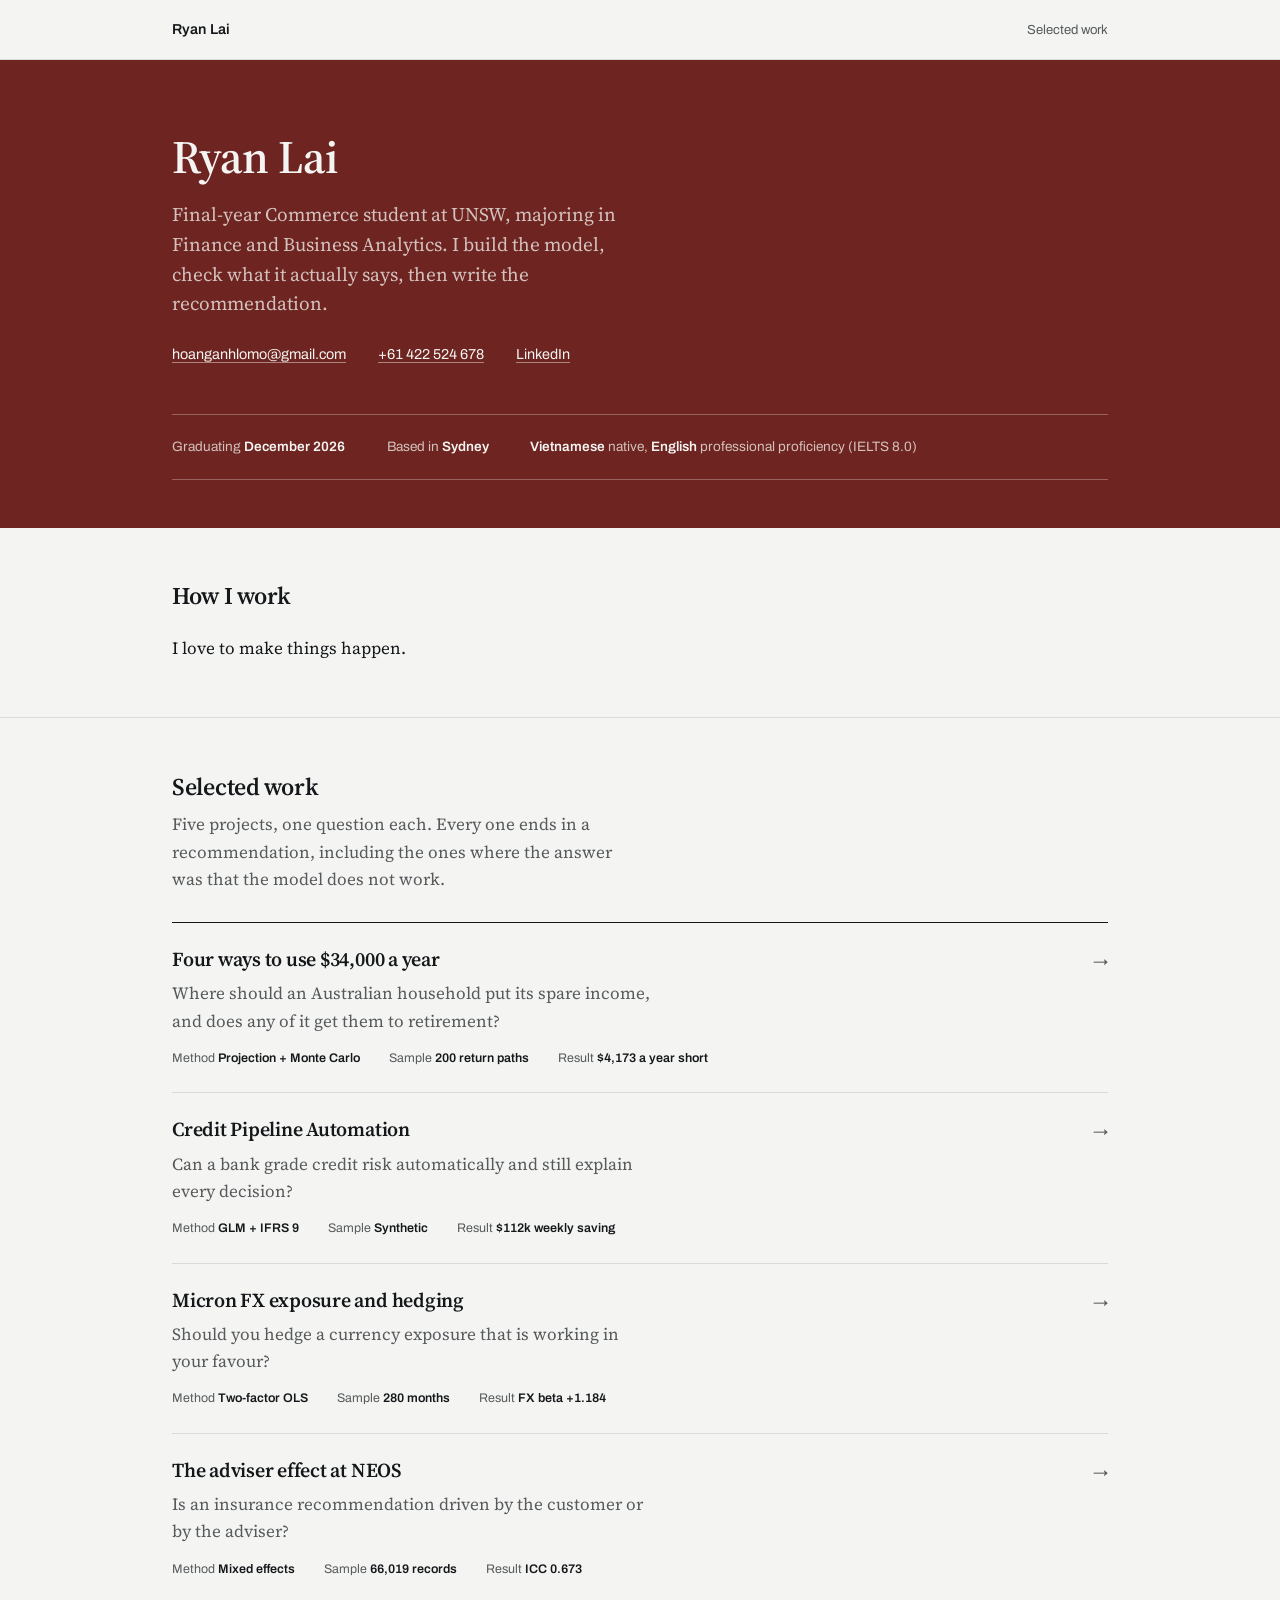
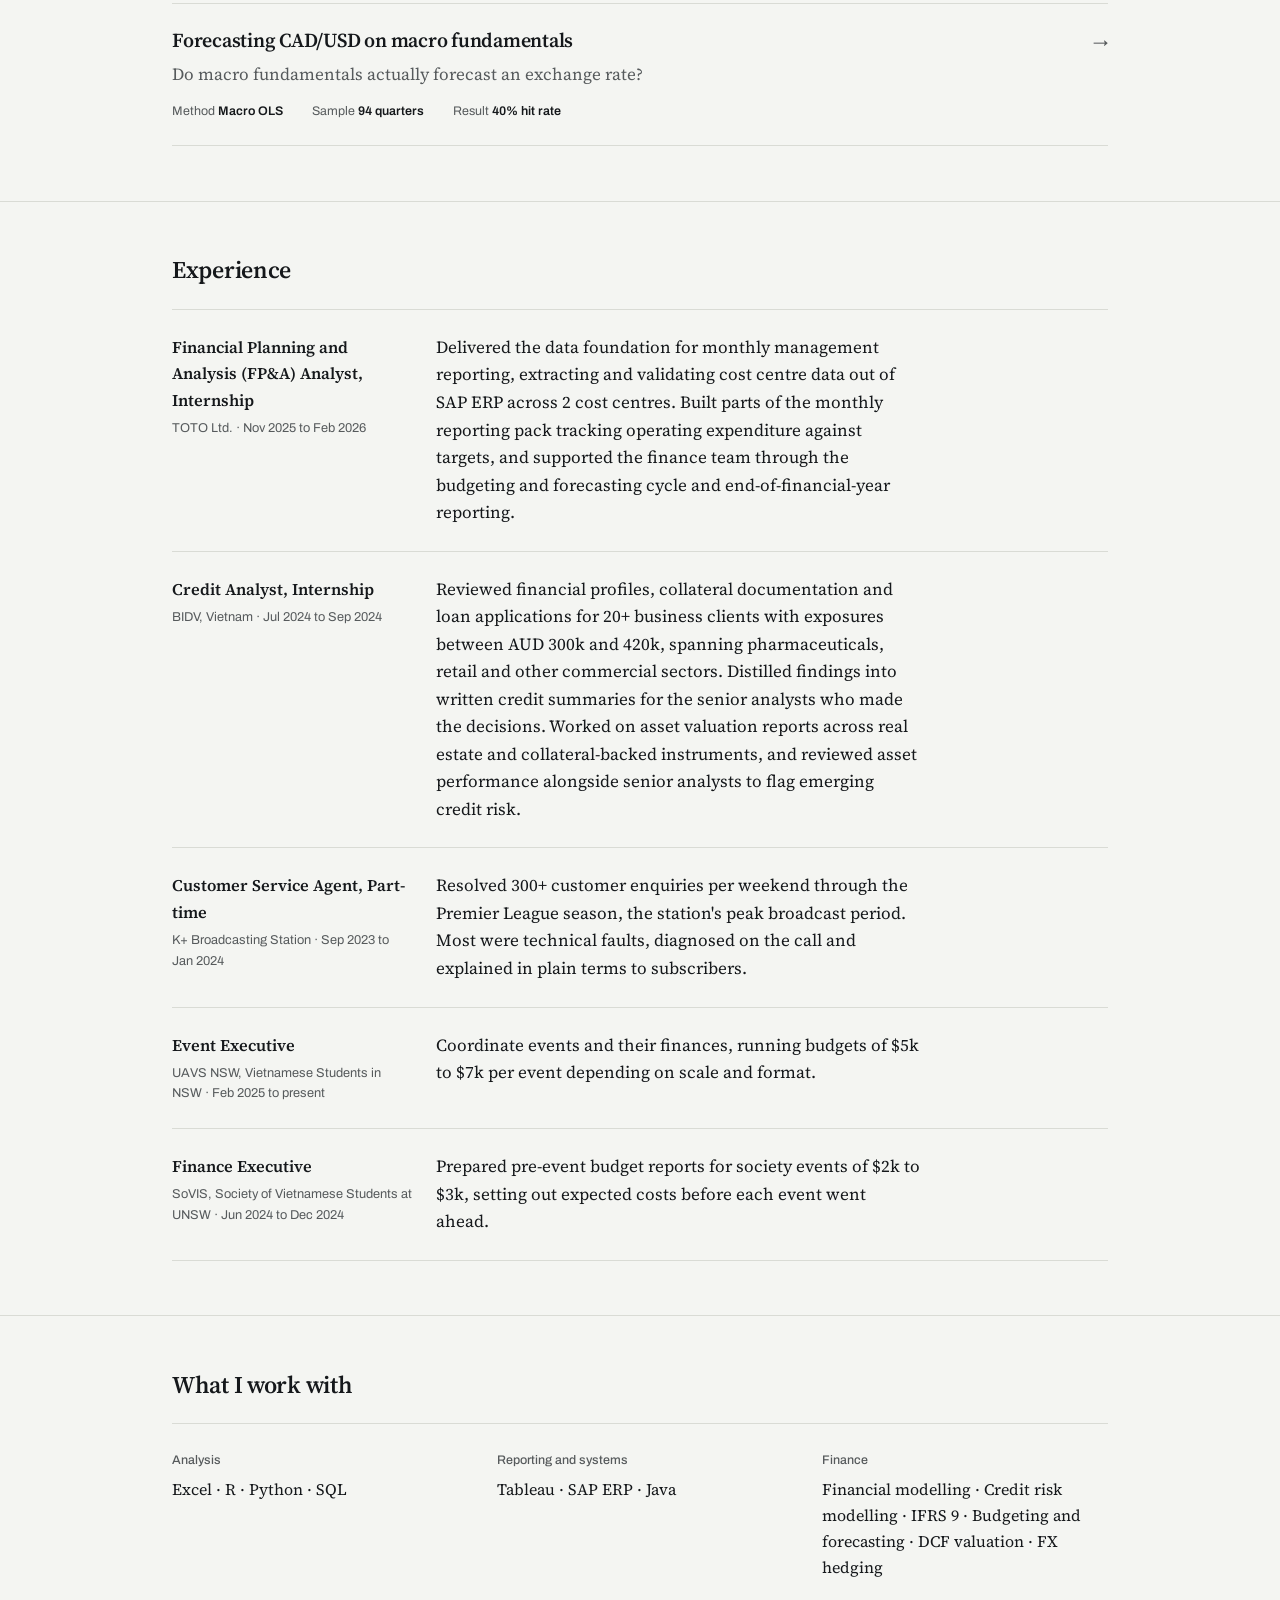
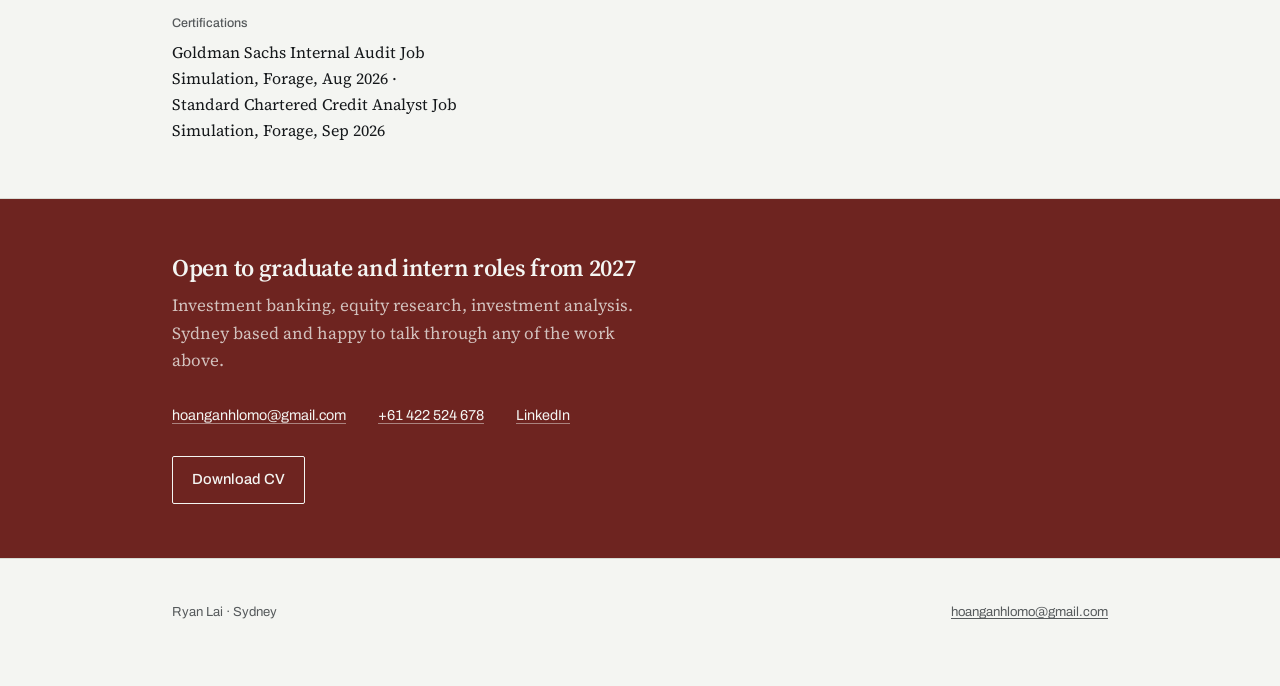
<file: index.html>
<!DOCTYPE html>
<html lang="en-AU">
<head>
<meta charset="utf-8">
<meta name="viewport" content="width=device-width, initial-scale=1">
<title>Ryan Lai, Finance and Business Analytics</title>
<meta name="description" content="Ryan Lai, final-year Commerce student at UNSW majoring in Finance and Business Analytics. Retirement modelling, credit risk, FX hedging, adviser behaviour and macro forecasting.">
<meta property="og:type" content="website">
<meta property="og:title" content="Ryan Lai, Finance and Business Analytics">
<meta property="og:description" content="Final-year Commerce student at UNSW majoring in Finance and Business Analytics. Five projects, each written up with the method and the result.">
<meta property="og:url" content="https://ryanlaifinance.github.io/">
<meta property="og:image" content="https://ryanlaifinance.github.io/assets/og-image.png">
<meta name="twitter:card" content="summary_large_image">
<meta name="twitter:title" content="Ryan Lai, Finance and Business Analytics">
<meta name="twitter:description" content="Final-year Commerce student at UNSW majoring in Finance and Business Analytics. Five projects, each written up with the method and the result.">
<meta name="twitter:image" content="https://ryanlaifinance.github.io/assets/og-image.png">
<link rel="icon" href="data:image/svg+xml,%3Csvg xmlns='http://www.w3.org/2000/svg' viewBox='0 0 32 32'%3E%3Crect width='32' height='32' rx='5' fill='%231F4D42'/%3E%3Ctext x='16' y='22' font-family='Georgia,serif' font-size='18' font-weight='600' fill='%23F4F5F2' text-anchor='middle'%3ER%3C/text%3E%3C/svg%3E">
<link rel="preconnect" href="https://fonts.googleapis.com">
<link rel="preconnect" href="https://fonts.gstatic.com" crossorigin>
<link href="https://fonts.googleapis.com/css2?family=Archivo:wght@400;500;600&family=Source+Serif+4:opsz,wght@8..60,400;8..60,600&display=swap" rel="stylesheet">
<link rel="stylesheet" href="assets/style.css">
</head>
<body>

<a class="skip" href="#main">Skip to content</a>

<nav><div class="wrap">
  <span class="name">Ryan Lai</span>
  <a class="back" href="#work">Selected work</a>
</div></nav>

<header class="band"><div class="wrap">
  <h1>Ryan Lai</h1>
  <p class="standfirst">Final-year Commerce student at UNSW, majoring in Finance and Business Analytics. I build the model, check what it actually says, then write the recommendation.</p>

  <ul class="links">
    <li><a href="mailto:hoanganhlomo@gmail.com">hoanganhlomo@gmail.com</a></li>
    <li><a href="tel:+61422524678">+61 422 524 678</a></li>
    <li><a href="https://www.linkedin.com/in/thai-hoang-anh-lai-b967682b0/">LinkedIn</a></li>
  </ul>

  <div class="meta">
    <div>Graduating <b>December 2026</b></div>
    <div>Based in <b>Sydney</b></div>
    <div><b>Vietnamese</b> native, <b>English</b> professional proficiency (IELTS 8.0)</div>
  </div>
</div></header>

<main id="main">

  <section aria-labelledby="about-h"><div class="wrap">
    <h2 id="about-h">How I work</h2>
    <div class="copy">
      <p>I love to make things happen.</p>
    </div>
  </div></section>

  <section id="work" aria-labelledby="work-h"><div class="wrap">
    <h2 id="work-h">Selected work</h2>
    <p class="intro">Five projects, one question each. Every one ends in a recommendation, including the ones where the answer was that the model does not work.</p>

    <div class="work-list">

      <a class="work-item" href="work/wealth-management-case-study.html">
        <div class="work-head">
          <h3 class="work-title">Four ways to use $34,000 a year</h3>
          <span class="work-arrow" aria-hidden="true">&rarr;</span>
        </div>
        <p class="work-q">Where should an Australian household put its spare income, and does any of it get them to retirement?</p>
        <div class="work-meta">
          <span>Method <b>Projection + Monte Carlo</b></span>
          <span>Sample <b>200 return paths</b></span>
          <span>Result <b>$4,173 a year short</b></span>
        </div>
      </a>

      <a class="work-item" href="work/interstellar-credit-pipeline.html">
        <div class="work-head">
          <h3 class="work-title">Credit Pipeline Automation</h3>
          <span class="work-arrow" aria-hidden="true">&rarr;</span>
        </div>
        <p class="work-q">Can a bank grade credit risk automatically and still explain every decision?</p>
        <div class="work-meta">
          <span>Method <b>GLM + IFRS 9</b></span>
          <span>Sample <b>Synthetic</b></span>
          <span>Result <b>$112k weekly saving</b></span>
        </div>
      </a>

      <a class="work-item" href="work/micron-fx.html">
        <div class="work-head">
          <h3 class="work-title">Micron FX exposure and hedging</h3>
          <span class="work-arrow" aria-hidden="true">&rarr;</span>
        </div>
        <p class="work-q">Should you hedge a currency exposure that is working in your favour?</p>
        <div class="work-meta">
          <span>Method <b>Two-factor OLS</b></span>
          <span>Sample <b>280 months</b></span>
          <span>Result <b>FX beta +1.184</b></span>
        </div>
      </a>

      <a class="work-item" href="work/neos-adviser-effect.html">
        <div class="work-head">
          <h3 class="work-title">The adviser effect at NEOS</h3>
          <span class="work-arrow" aria-hidden="true">&rarr;</span>
        </div>
        <p class="work-q">Is an insurance recommendation driven by the customer or by the adviser?</p>
        <div class="work-meta">
          <span>Method <b>Mixed effects</b></span>
          <span>Sample <b>66,019 records</b></span>
          <span>Result <b>ICC 0.673</b></span>
        </div>
      </a>

      <a class="work-item" href="work/cad-usd-forecasting.html">
        <div class="work-head">
          <h3 class="work-title">Forecasting CAD/USD on macro fundamentals</h3>
          <span class="work-arrow" aria-hidden="true">&rarr;</span>
        </div>
        <p class="work-q">Do macro fundamentals actually forecast an exchange rate?</p>
        <div class="work-meta">
          <span>Method <b>Macro OLS</b></span>
          <span>Sample <b>94 quarters</b></span>
          <span>Result <b>40% hit rate</b></span>
        </div>
      </a>

    </div>
  </div></section>

  <section aria-labelledby="exp-h"><div class="wrap">
    <h2 id="exp-h">Experience</h2>
    <div class="roles">

      <article class="role">
        <div>
          <h3>Financial Planning and Analysis (FP&amp;A) Analyst, Internship</h3>
          <p class="org">TOTO Ltd. &middot; Nov 2025 to Feb 2026</p>
        </div>
        <p>Delivered the data foundation for monthly management reporting, extracting and validating cost centre data out of SAP ERP across 2 cost centres. Built parts of the monthly reporting pack tracking operating expenditure against targets, and supported the finance team through the budgeting and forecasting cycle and end-of-financial-year reporting.</p>
      </article>

      <article class="role">
        <div>
          <h3>Credit Analyst, Internship</h3>
          <p class="org">BIDV, Vietnam &middot; Jul 2024 to Sep 2024</p>
        </div>
        <p>Reviewed financial profiles, collateral documentation and loan applications for 20+ business clients with exposures between AUD 300k and 420k, spanning pharmaceuticals, retail and other commercial sectors. Distilled findings into written credit summaries for the senior analysts who made the decisions. Worked on asset valuation reports across real estate and collateral-backed instruments, and reviewed asset performance alongside senior analysts to flag emerging credit risk.</p>
      </article>

      <article class="role">
        <div>
          <h3>Customer Service Agent, Part-time</h3>
          <p class="org">K+ Broadcasting Station &middot; Sep 2023 to Jan 2024</p>
        </div>
        <p>Resolved 300+ customer enquiries per weekend through the Premier League season, the station's peak broadcast period. Most were technical faults, diagnosed on the call and explained in plain terms to subscribers.</p>
      </article>

      <article class="role">
        <div>
          <h3>Event Executive</h3>
          <p class="org">UAVS NSW, Vietnamese Students in NSW &middot; Feb 2025 to present</p>
        </div>
        <p>Coordinate events and their finances, running budgets of $5k to $7k per event depending on scale and format.</p>
      </article>

      <article class="role">
        <div>
          <h3>Finance Executive</h3>
          <p class="org">SoVIS, Society of Vietnamese Students at UNSW &middot; Jun 2024 to Dec 2024</p>
        </div>
        <p>Prepared pre-event budget reports for society events of $2k to $3k, setting out expected costs before each event went ahead.</p>
      </article>

    </div>
  </div></section>

  <section aria-labelledby="kit-h"><div class="wrap">
    <h2 id="kit-h">What I work with</h2>
    <div class="kit">
      <div>
        <h3>Analysis</h3>
        <p>Excel &middot; R &middot; Python &middot; SQL</p>
      </div>
      <div>
        <h3>Reporting and systems</h3>
        <p>Tableau &middot; SAP ERP &middot; Java</p>
      </div>
      <div>
        <h3>Finance</h3>
        <p>Financial modelling &middot; Credit risk modelling &middot; IFRS 9 &middot; Budgeting and forecasting &middot; DCF valuation &middot; FX hedging</p>
      </div>
      <div>
        <h3>Certifications</h3>
        <p>Goldman Sachs Internal Audit Job Simulation, Forage, Aug 2026 &middot; Standard Chartered Credit Analyst Job Simulation, Forage, Sep 2026</p>
      </div>
    </div>
  </div></section>

  <section class="band" aria-labelledby="contact-h"><div class="wrap">
    <h2 id="contact-h">Open to graduate and intern roles from 2027</h2>
    <p class="intro">Investment banking, equity research, investment analysis. Sydney based and happy to talk through any of the work above.</p>
    <ul class="links">
      <li><a href="mailto:hoanganhlomo@gmail.com">hoanganhlomo@gmail.com</a></li>
      <li><a href="tel:+61422524678">+61 422 524 678</a></li>
      <li><a href="https://www.linkedin.com/in/thai-hoang-anh-lai-b967682b0/">LinkedIn</a></li>
    </ul>
    <p style="margin:1.8rem 0 0"><a class="dl" href="assets/cv.pdf">Download CV</a></p>
  </div></section>

</main>

<footer><div class="wrap">
  <div class="colophon">
    <span>Ryan Lai &middot; Sydney</span>
    <a href="mailto:hoanganhlomo@gmail.com">hoanganhlomo@gmail.com</a>
  </div>
</div></footer>

</body>
</html>
</file>
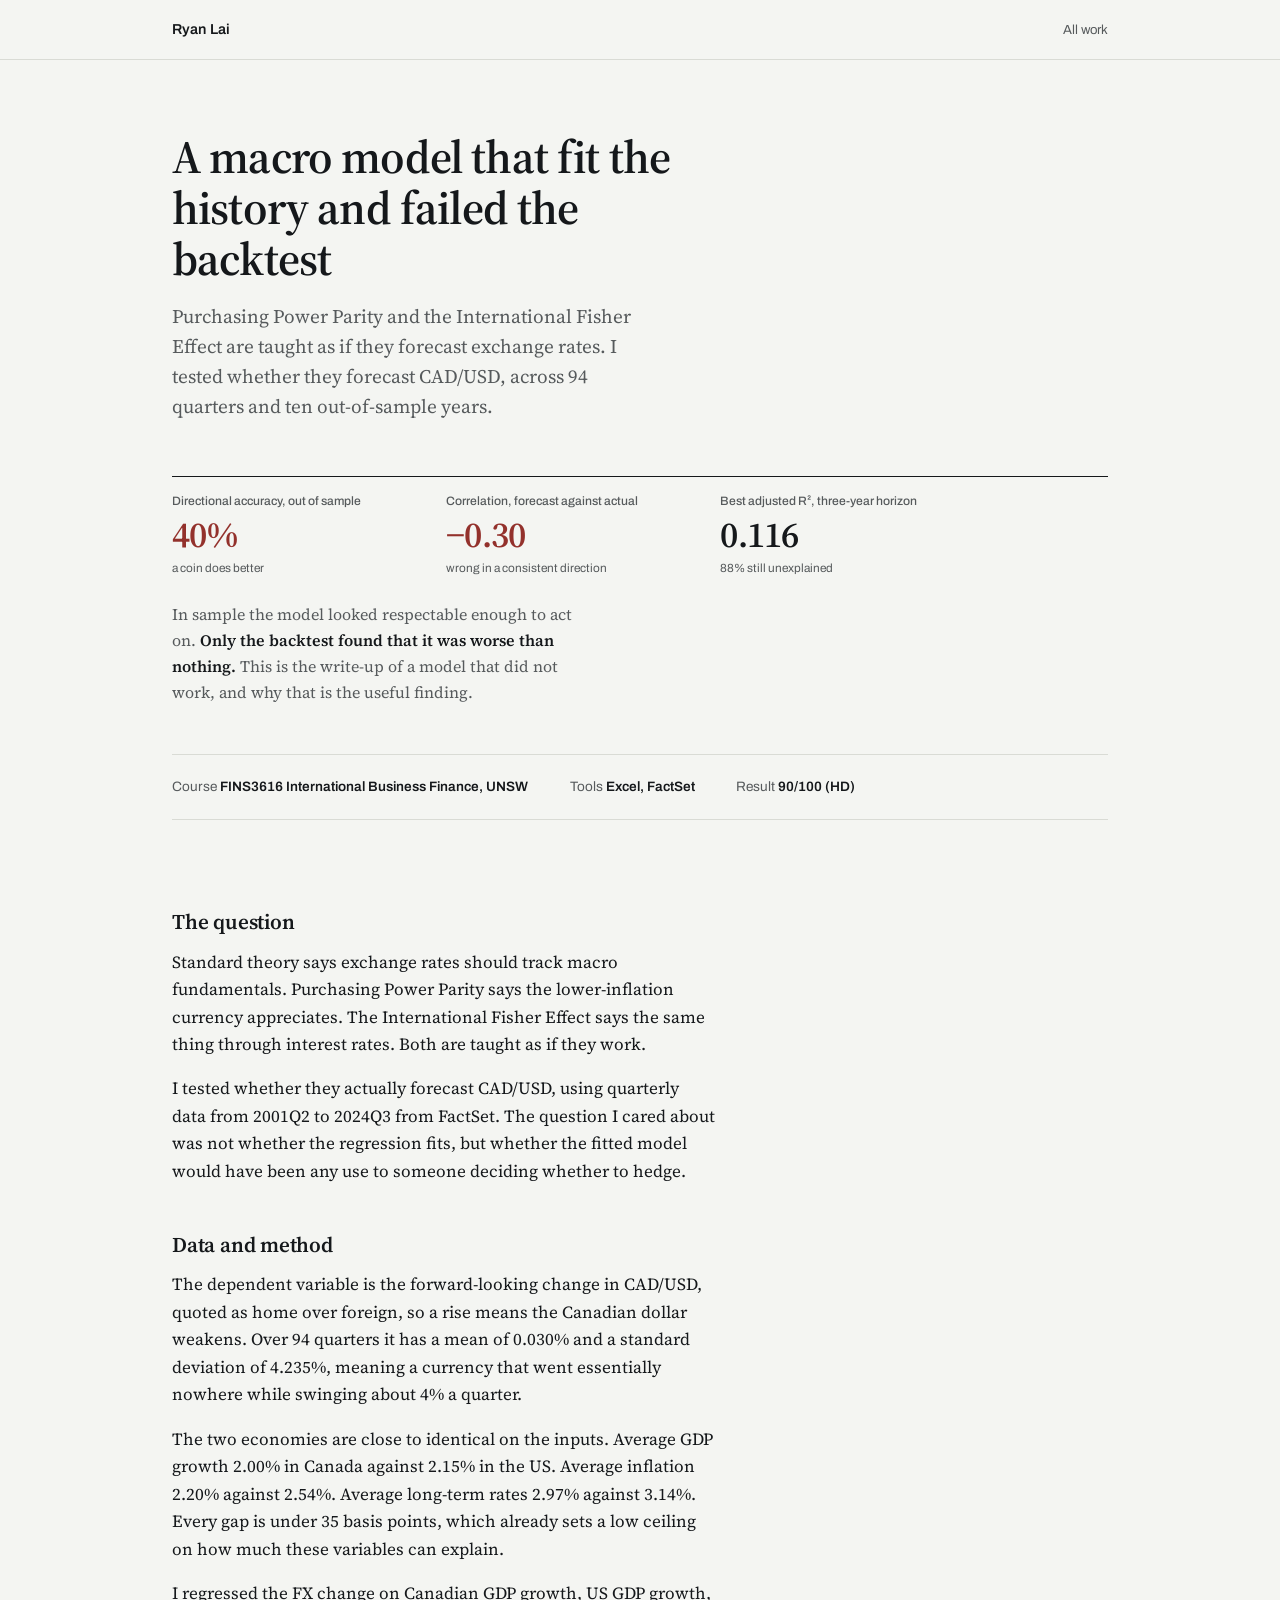
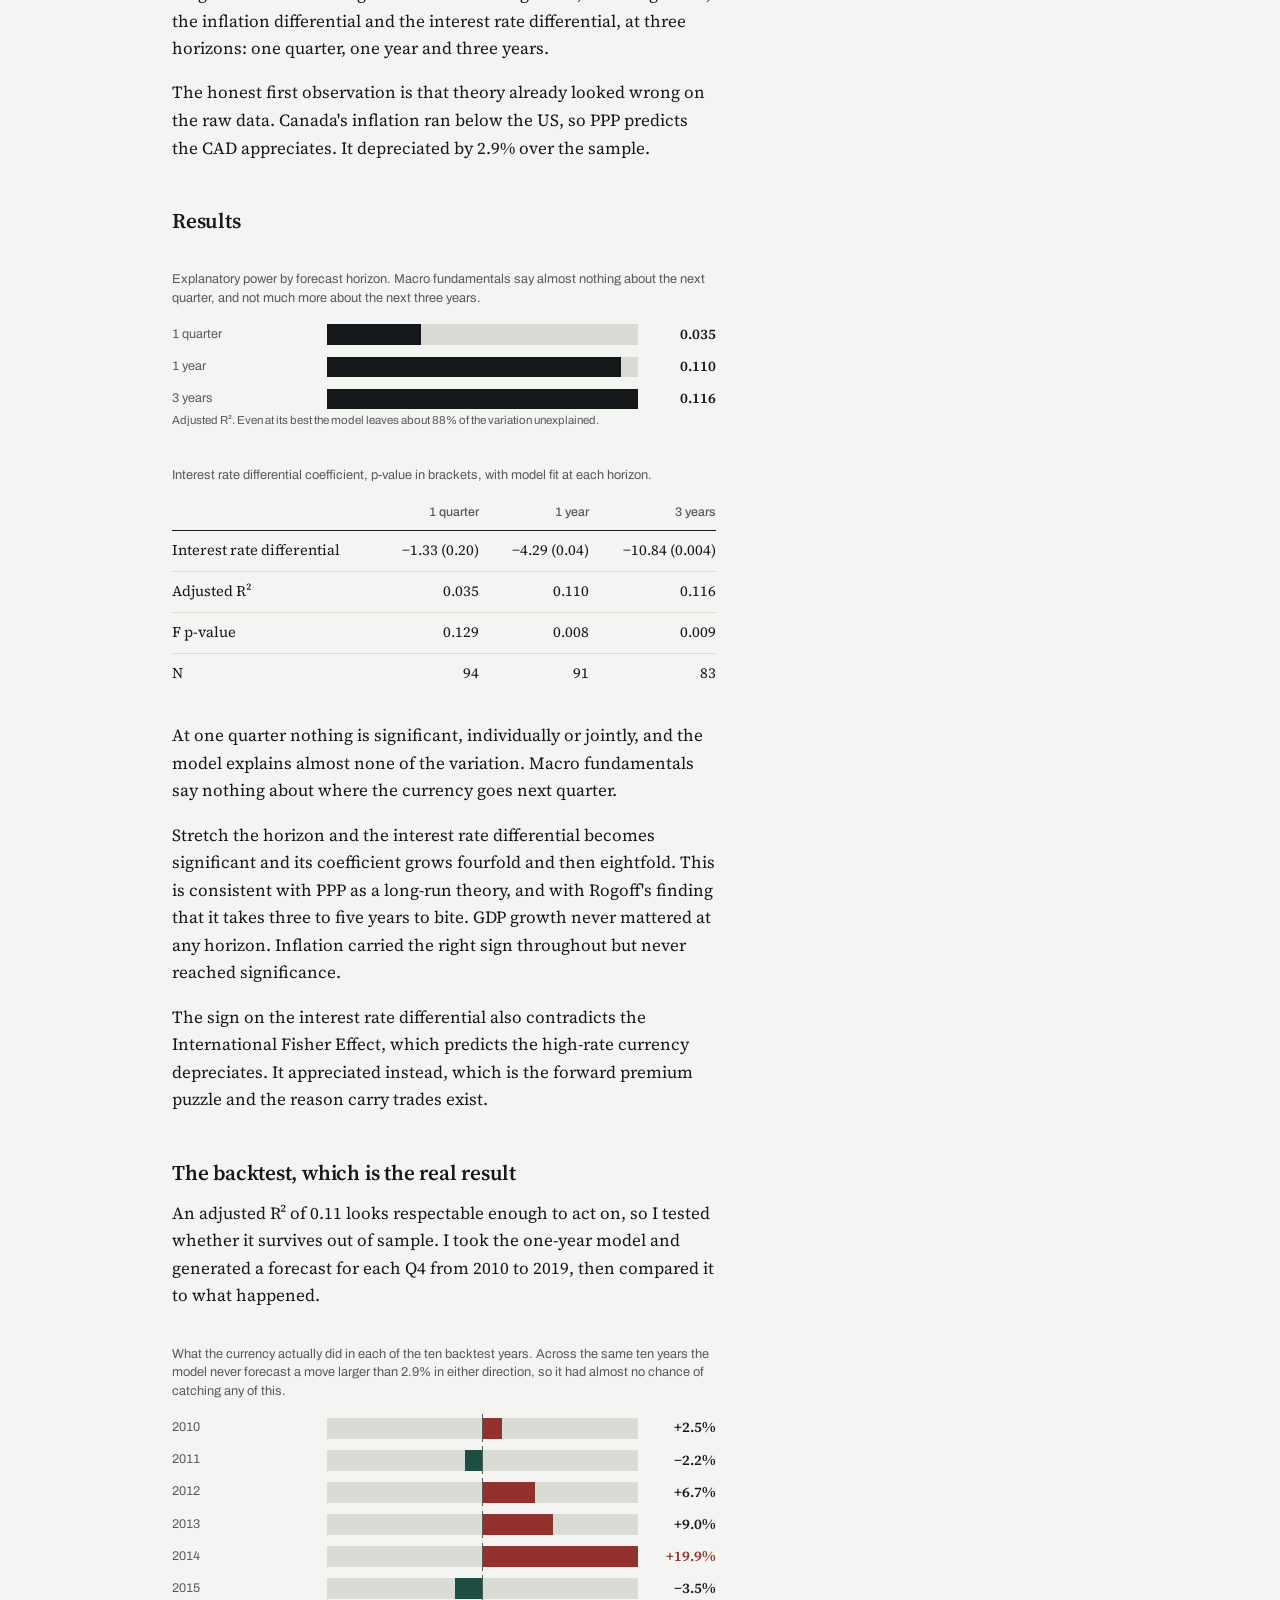
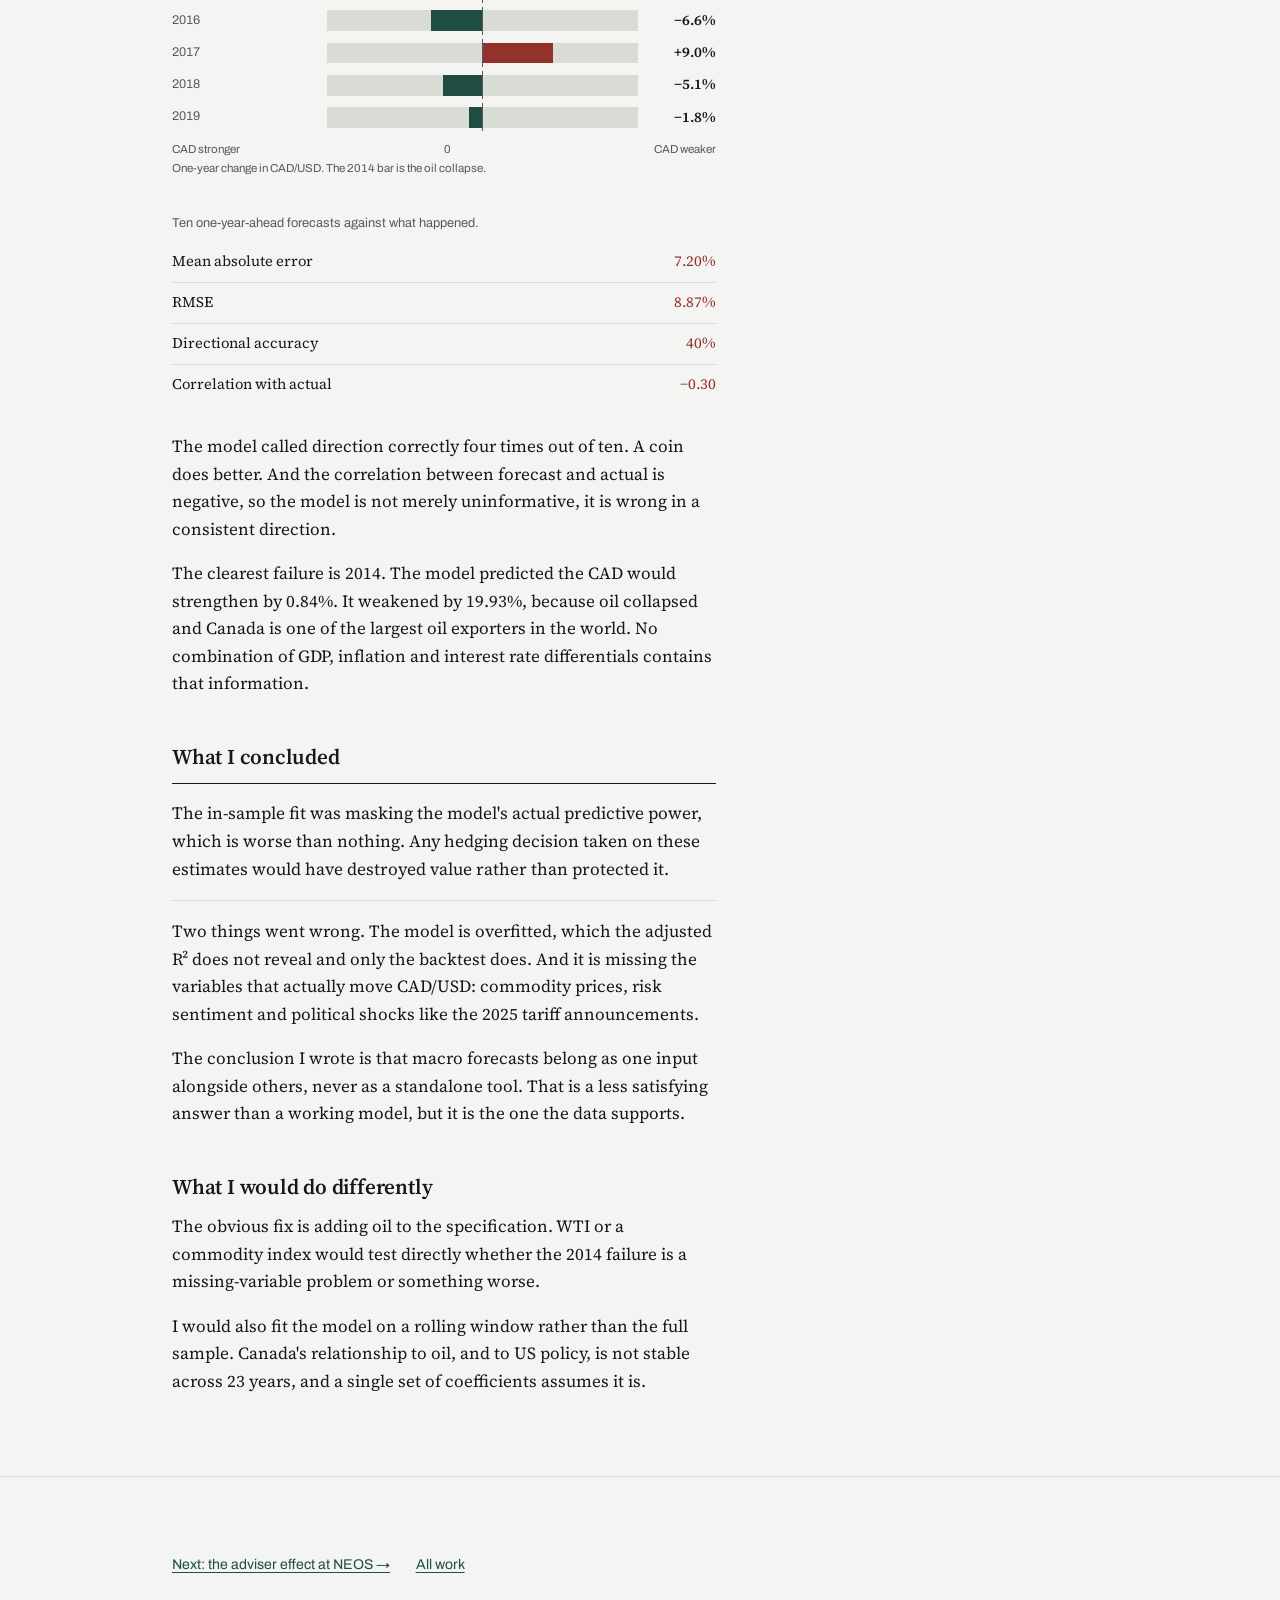
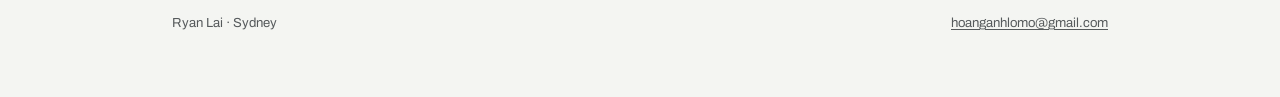
<file: work/cad-usd-forecasting.html>
<!DOCTYPE html>
<html lang="en-AU">
<head>
<meta charset="utf-8">
<meta name="viewport" content="width=device-width, initial-scale=1">
<title>Forecasting CAD/USD on macro fundamentals | Ryan Lai</title>
<meta name="description" content="A macro regression on CAD/USD looked respectable in sample. The out-of-sample backtest showed it was worse than a coin flip.">
<link rel="icon" href="data:image/svg+xml,%3Csvg xmlns='http://www.w3.org/2000/svg' viewBox='0 0 32 32'%3E%3Crect width='32' height='32' rx='5' fill='%231F4D42'/%3E%3Ctext x='16' y='22' font-family='Georgia,serif' font-size='18' font-weight='600' fill='%23F4F5F2' text-anchor='middle'%3ER%3C/text%3E%3C/svg%3E">
<link rel="preconnect" href="https://fonts.googleapis.com">
<link rel="preconnect" href="https://fonts.gstatic.com" crossorigin>
<link href="https://fonts.googleapis.com/css2?family=Archivo:wght@400;500;600&family=Source+Serif+4:opsz,wght@8..60,400;8..60,600&display=swap" rel="stylesheet">
<link rel="stylesheet" href="../assets/style.css">
</head>
<body>

<a class="skip" href="#main">Skip to content</a>

<nav><div class="wrap">
  <a class="name" href="../index.html">Ryan Lai</a>
  <a class="back" href="../index.html#work">All work</a>
</div></nav>

<header><div class="wrap">
  <h1>A macro model that fit the history and failed the backtest</h1>
  <p class="standfirst">Purchasing Power Parity and the International Fisher Effect are taught as if they forecast exchange rates. I tested whether they forecast CAD/USD, across 94 quarters and ten out-of-sample years.</p>

  <div class="finding">
    <div class="finding-grid c3">
      <div class="fcell">
        <span class="flabel">Directional accuracy, out of sample</span>
        <span class="fnum neg">40%</span>
        <span class="funit">a coin does better</span>
      </div>
      <div class="fcell">
        <span class="flabel">Correlation, forecast against actual</span>
        <span class="fnum neg">&minus;0.30</span>
        <span class="funit">wrong in a consistent direction</span>
      </div>
      <div class="fcell">
        <span class="flabel">Best adjusted R&sup2;, three-year horizon</span>
        <span class="fnum">0.116</span>
        <span class="funit">88% still unexplained</span>
      </div>
    </div>
    <p class="finding-note">In sample the model looked respectable enough to act on. <strong>Only the backtest found that it was worse than nothing.</strong> This is the write-up of a model that did not work, and why that is the useful finding.</p>
  </div>

  <div class="meta">
    <div>Course <b>FINS3616 International Business Finance, UNSW</b></div>
    <div>Tools <b>Excel, FactSet</b></div>
    <div>Result <b>90/100 (HD)</b></div>
  </div>
</div></header>

<div class="wrap">
<article class="doc" id="main">

  <h2>The question</h2>
  <p>Standard theory says exchange rates should track macro fundamentals. Purchasing Power Parity says the lower-inflation currency appreciates. The International Fisher Effect says the same thing through interest rates. Both are taught as if they work.</p>
  <p>I tested whether they actually forecast CAD/USD, using quarterly data from 2001Q2 to 2024Q3 from FactSet. The question I cared about was not whether the regression fits, but whether the fitted model would have been any use to someone deciding whether to hedge.</p>

  <h2>Data and method</h2>
  <p>The dependent variable is the forward-looking change in CAD/USD, quoted as home over foreign, so a rise means the Canadian dollar weakens. Over 94 quarters it has a mean of 0.030% and a standard deviation of 4.235%, meaning a currency that went essentially nowhere while swinging about 4% a quarter.</p>
  <p>The two economies are close to identical on the inputs. Average GDP growth 2.00% in Canada against 2.15% in the US. Average inflation 2.20% against 2.54%. Average long-term rates 2.97% against 3.14%. Every gap is under 35 basis points, which already sets a low ceiling on how much these variables can explain.</p>
  <p>I regressed the FX change on Canadian GDP growth, US GDP growth, the inflation differential and the interest rate differential, at three horizons: one quarter, one year and three years.</p>
  <p>The honest first observation is that theory already looked wrong on the raw data. Canada's inflation ran below the US, so PPP predicts the CAD appreciates. It depreciated by 2.9% over the sample.</p>

  <h2>Results</h2>
  <figure>
    <figcaption>Explanatory power by forecast horizon. Macro fundamentals say almost nothing about the next quarter, and not much more about the next three years.</figcaption>
    <div class="bars">
      <div class="bar-row">
        <span class="bar-label">1 quarter</span>
        <span class="bar-track"><span class="bar-fill" style="width:30.2%"></span></span>
        <span class="bar-val">0.035</span>
      </div>
      <div class="bar-row">
        <span class="bar-label">1 year</span>
        <span class="bar-track"><span class="bar-fill" style="width:94.8%"></span></span>
        <span class="bar-val">0.110</span>
      </div>
      <div class="bar-row">
        <span class="bar-label">3 years</span>
        <span class="bar-track"><span class="bar-fill" style="width:100%"></span></span>
        <span class="bar-val">0.116</span>
      </div>
    </div>
    <p class="axis-note">Adjusted R&sup2;. Even at its best the model leaves about 88% of the variation unexplained.</p>
  </figure>

  <div class="tw"><table>
    <caption>Interest rate differential coefficient, p-value in brackets, with model fit at each horizon.</caption>
    <thead><tr><th>&nbsp;</th><th>1 quarter</th><th>1 year</th><th>3 years</th></tr></thead>
    <tbody>
      <tr><td>Interest rate differential</td><td>&minus;1.33 (0.20)</td><td>&minus;4.29 (0.04)</td><td>&minus;10.84 (0.004)</td></tr>
      <tr><td>Adjusted R&sup2;</td><td>0.035</td><td>0.110</td><td>0.116</td></tr>
      <tr><td>F p-value</td><td>0.129</td><td>0.008</td><td>0.009</td></tr>
      <tr><td>N</td><td>94</td><td>91</td><td>83</td></tr>
    </tbody>
  </table></div>

  <p>At one quarter nothing is significant, individually or jointly, and the model explains almost none of the variation. Macro fundamentals say nothing about where the currency goes next quarter.</p>
  <p>Stretch the horizon and the interest rate differential becomes significant and its coefficient grows fourfold and then eightfold. This is consistent with PPP as a long-run theory, and with Rogoff's finding that it takes three to five years to bite. GDP growth never mattered at any horizon. Inflation carried the right sign throughout but never reached significance.</p>
  <p>The sign on the interest rate differential also contradicts the International Fisher Effect, which predicts the high-rate currency depreciates. It appreciated instead, which is the forward premium puzzle and the reason carry trades exist.</p>

  <h2>The backtest, which is the real result</h2>
  <p>An adjusted R&sup2; of 0.11 looks respectable enough to act on, so I tested whether it survives out of sample. I took the one-year model and generated a forecast for each Q4 from 2010 to 2019, then compared it to what happened.</p>

  <figure>
    <figcaption>What the currency actually did in each of the ten backtest years. Across the same ten years the model never forecast a move larger than 2.9% in either direction, so it had almost no chance of catching any of this.</figcaption>
    <div class="bars">
      <div class="bar-row"><span class="bar-label">2010</span><span class="bar-track zero"><span class="bar-fill neg right" style="width:6.2%"></span></span><span class="bar-val">+2.5%</span></div>
      <div class="bar-row"><span class="bar-label">2011</span><span class="bar-track zero"><span class="bar-fill pos left" style="width:5.6%"></span></span><span class="bar-val">&minus;2.2%</span></div>
      <div class="bar-row"><span class="bar-label">2012</span><span class="bar-track zero"><span class="bar-fill neg right" style="width:16.8%"></span></span><span class="bar-val">+6.7%</span></div>
      <div class="bar-row"><span class="bar-label">2013</span><span class="bar-track zero"><span class="bar-fill neg right" style="width:22.6%"></span></span><span class="bar-val">+9.0%</span></div>
      <div class="bar-row"><span class="bar-label">2014</span><span class="bar-track zero"><span class="bar-fill neg right" style="width:50%"></span></span><span class="bar-val neg">+19.9%</span></div>
      <div class="bar-row"><span class="bar-label">2015</span><span class="bar-track zero"><span class="bar-fill pos left" style="width:8.7%"></span></span><span class="bar-val">&minus;3.5%</span></div>
      <div class="bar-row"><span class="bar-label">2016</span><span class="bar-track zero"><span class="bar-fill pos left" style="width:16.5%"></span></span><span class="bar-val">&minus;6.6%</span></div>
      <div class="bar-row"><span class="bar-label">2017</span><span class="bar-track zero"><span class="bar-fill neg right" style="width:22.6%"></span></span><span class="bar-val">+9.0%</span></div>
      <div class="bar-row"><span class="bar-label">2018</span><span class="bar-track zero"><span class="bar-fill pos left" style="width:12.7%"></span></span><span class="bar-val">&minus;5.1%</span></div>
      <div class="bar-row"><span class="bar-label">2019</span><span class="bar-track zero"><span class="bar-fill pos left" style="width:4.4%"></span></span><span class="bar-val">&minus;1.8%</span></div>
    </div>
    <div class="axis"><span>CAD stronger</span><span>0</span><span>CAD weaker</span></div>
    <p class="axis-note">One-year change in CAD/USD. The 2014 bar is the oil collapse.</p>
  </figure>

  <div class="tw"><table>
    <caption>Ten one-year-ahead forecasts against what happened.</caption>
    <tbody>
      <tr><td>Mean absolute error</td><td class="n">7.20%</td></tr>
      <tr><td>RMSE</td><td class="n">8.87%</td></tr>
      <tr><td>Directional accuracy</td><td class="n">40%</td></tr>
      <tr><td>Correlation with actual</td><td class="n">&minus;0.30</td></tr>
    </tbody>
  </table></div>

  <p>The model called direction correctly four times out of ten. A coin does better. And the correlation between forecast and actual is negative, so the model is not merely uninformative, it is wrong in a consistent direction.</p>
  <p>The clearest failure is 2014. The model predicted the CAD would strengthen by 0.84%. It weakened by 19.93%, because oil collapsed and Canada is one of the largest oil exporters in the world. No combination of GDP, inflation and interest rate differentials contains that information.</p>

  <h2>What I concluded</h2>
  <p class="pull">The in-sample fit was masking the model's actual predictive power, which is worse than nothing. Any hedging decision taken on these estimates would have destroyed value rather than protected it.</p>
  <p>Two things went wrong. The model is overfitted, which the adjusted R&sup2; does not reveal and only the backtest does. And it is missing the variables that actually move CAD/USD: commodity prices, risk sentiment and political shocks like the 2025 tariff announcements.</p>
  <p>The conclusion I wrote is that macro forecasts belong as one input alongside others, never as a standalone tool. That is a less satisfying answer than a working model, but it is the one the data supports.</p>

  <h2>What I would do differently</h2>
  <p>The obvious fix is adding oil to the specification. WTI or a commodity index would test directly whether the 2014 failure is a missing-variable problem or something worse.</p>
  <p>I would also fit the model on a rolling window rather than the full sample. Canada's relationship to oil, and to US policy, is not stable across 23 years, and a single set of coefficients assumes it is.</p>

</article>
</div>

<footer><div class="wrap">
  <div class="nextprev">
    <a href="neos-adviser-effect.html">Next: the adviser effect at NEOS &rarr;</a>
    <a href="../index.html#work">All work</a>
  </div>
  <div class="colophon" style="margin-top:2.2rem">
    <span>Ryan Lai &middot; Sydney</span>
    <a href="mailto:hoanganhlomo@gmail.com">hoanganhlomo@gmail.com</a>
  </div>
</div></footer>

</body>
</html>
</file>
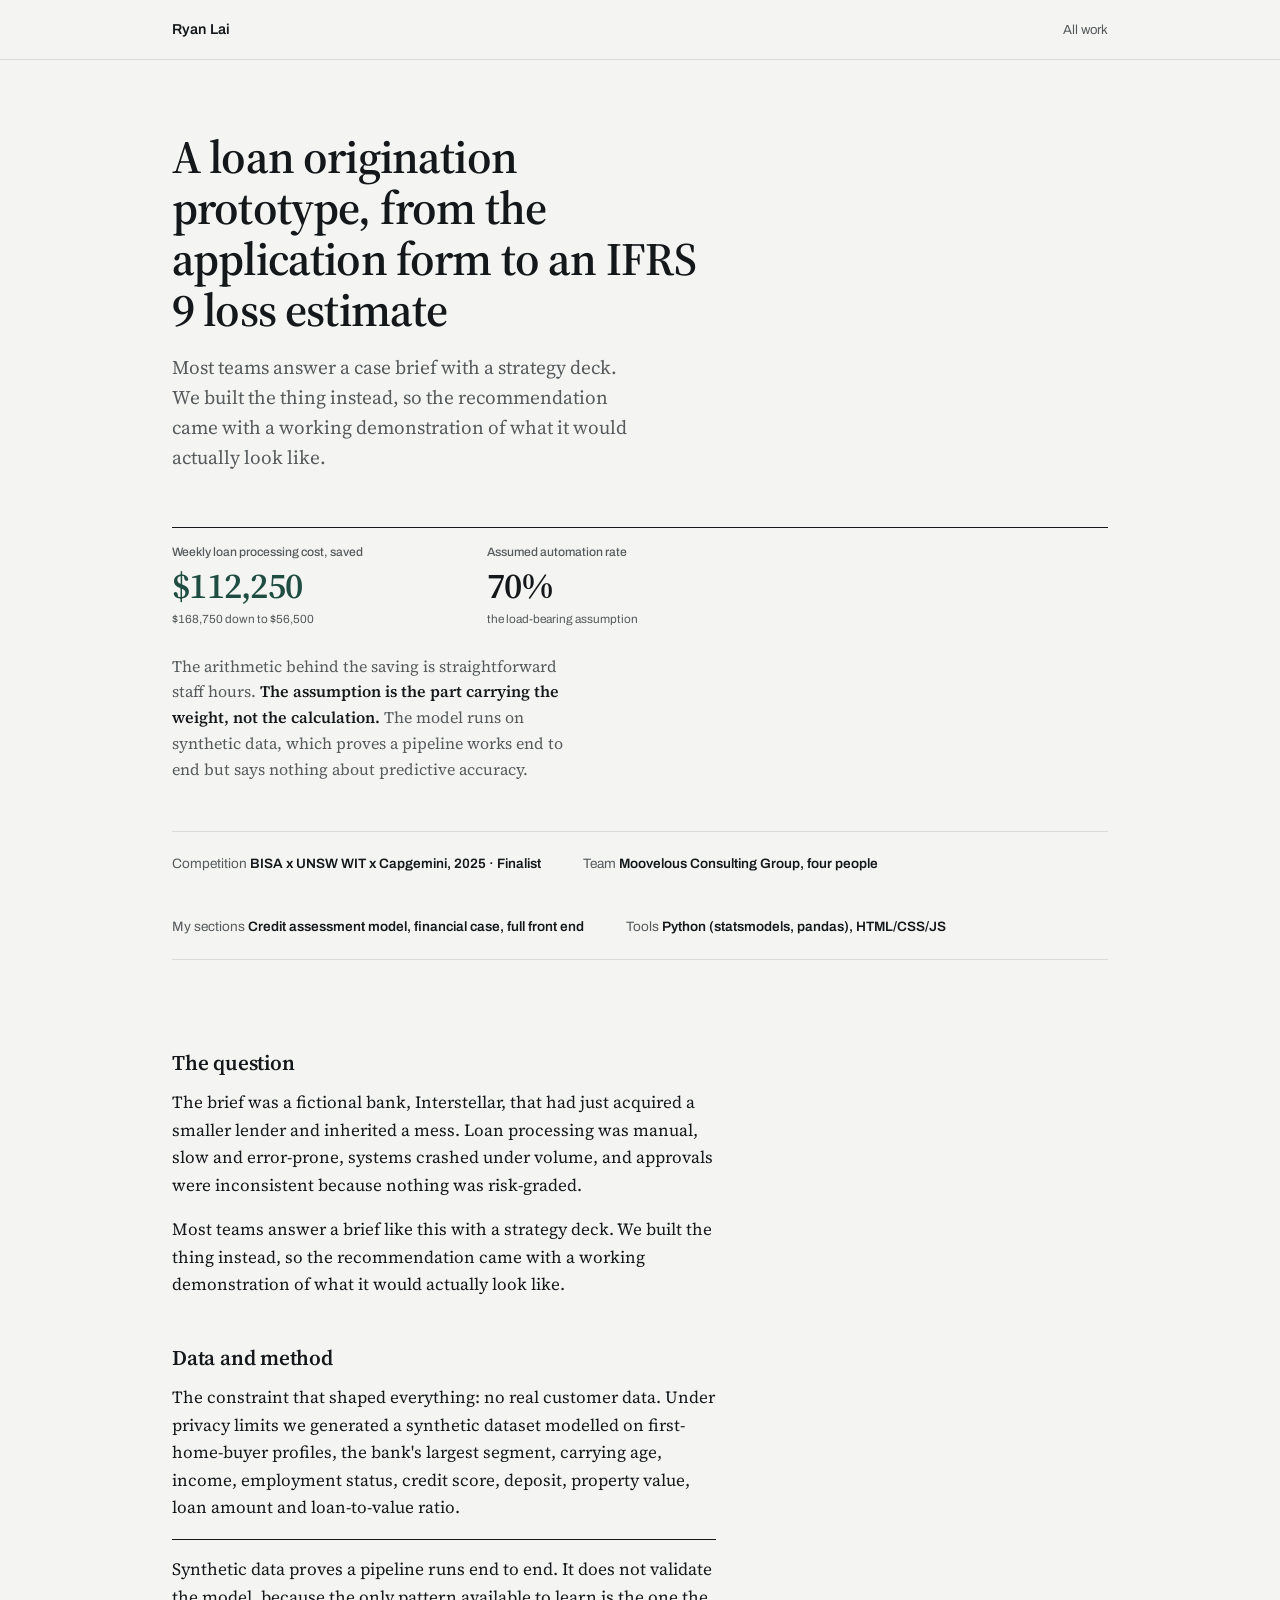
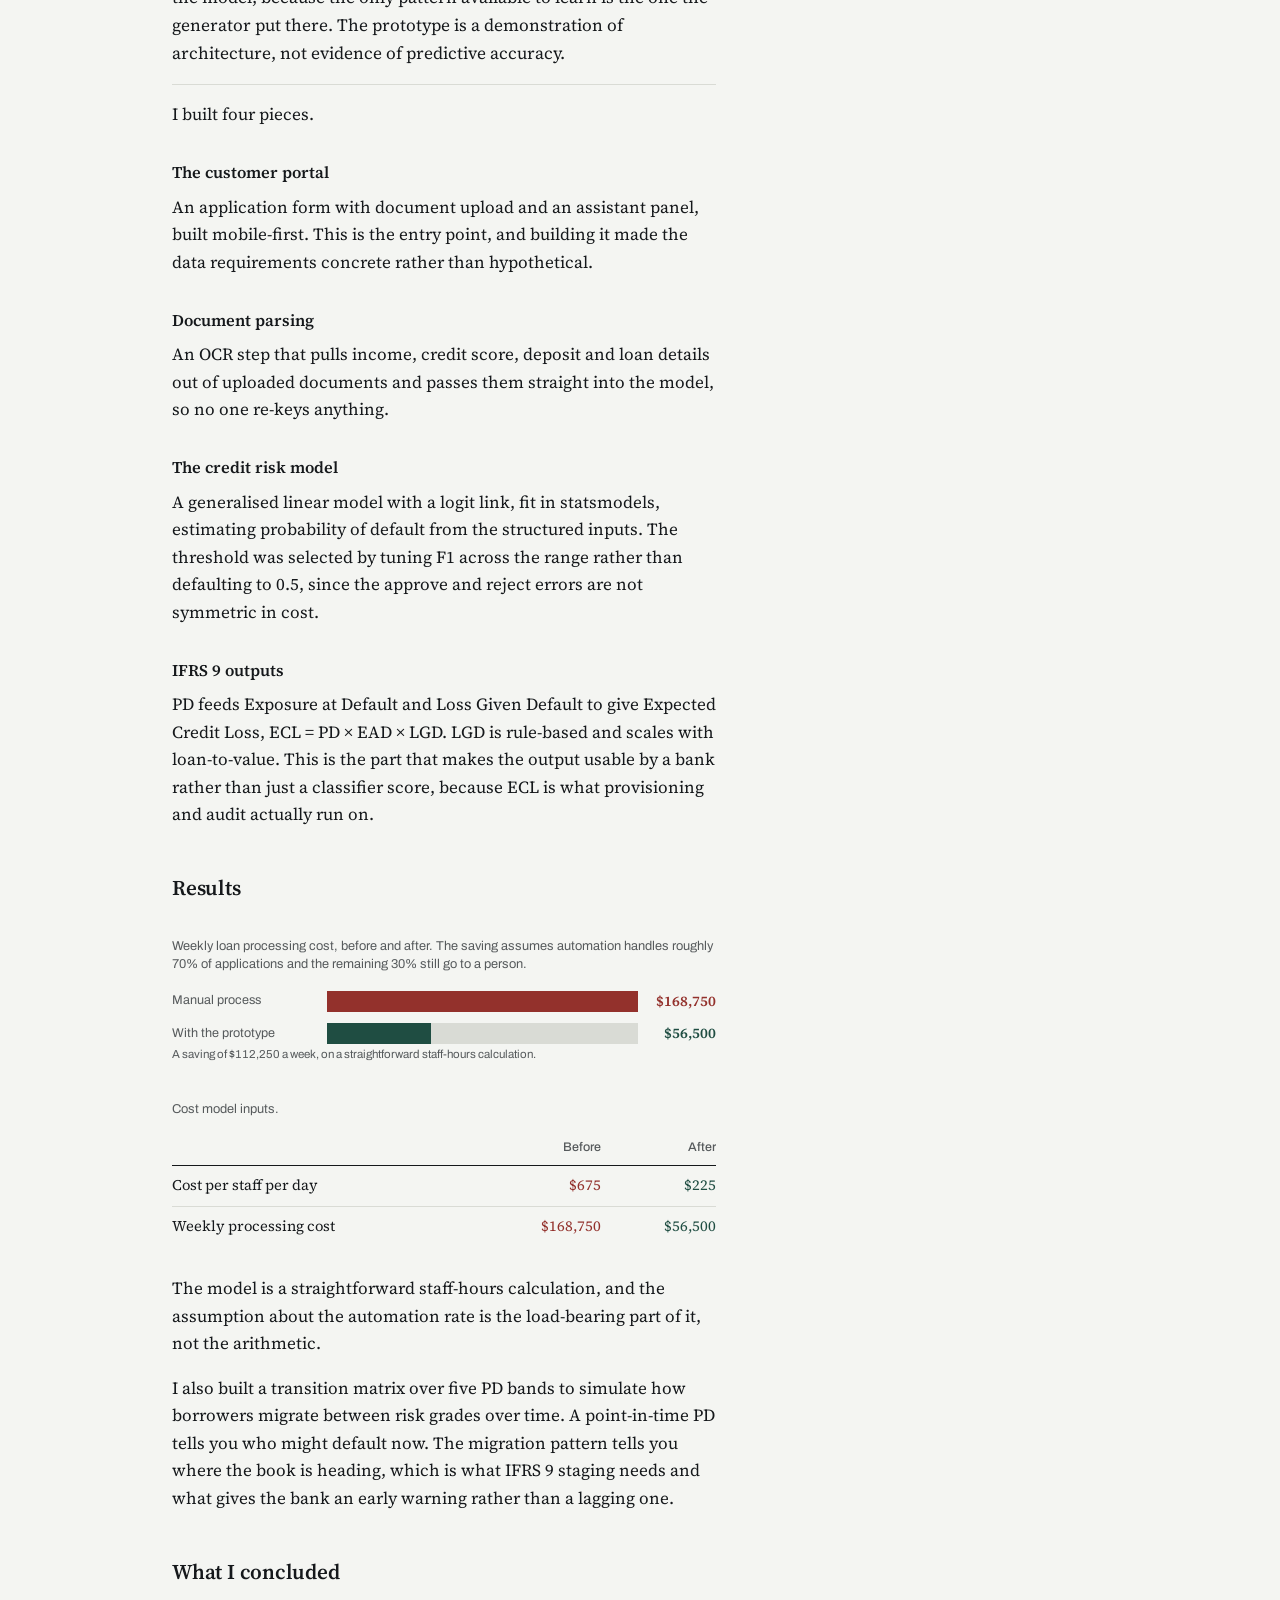
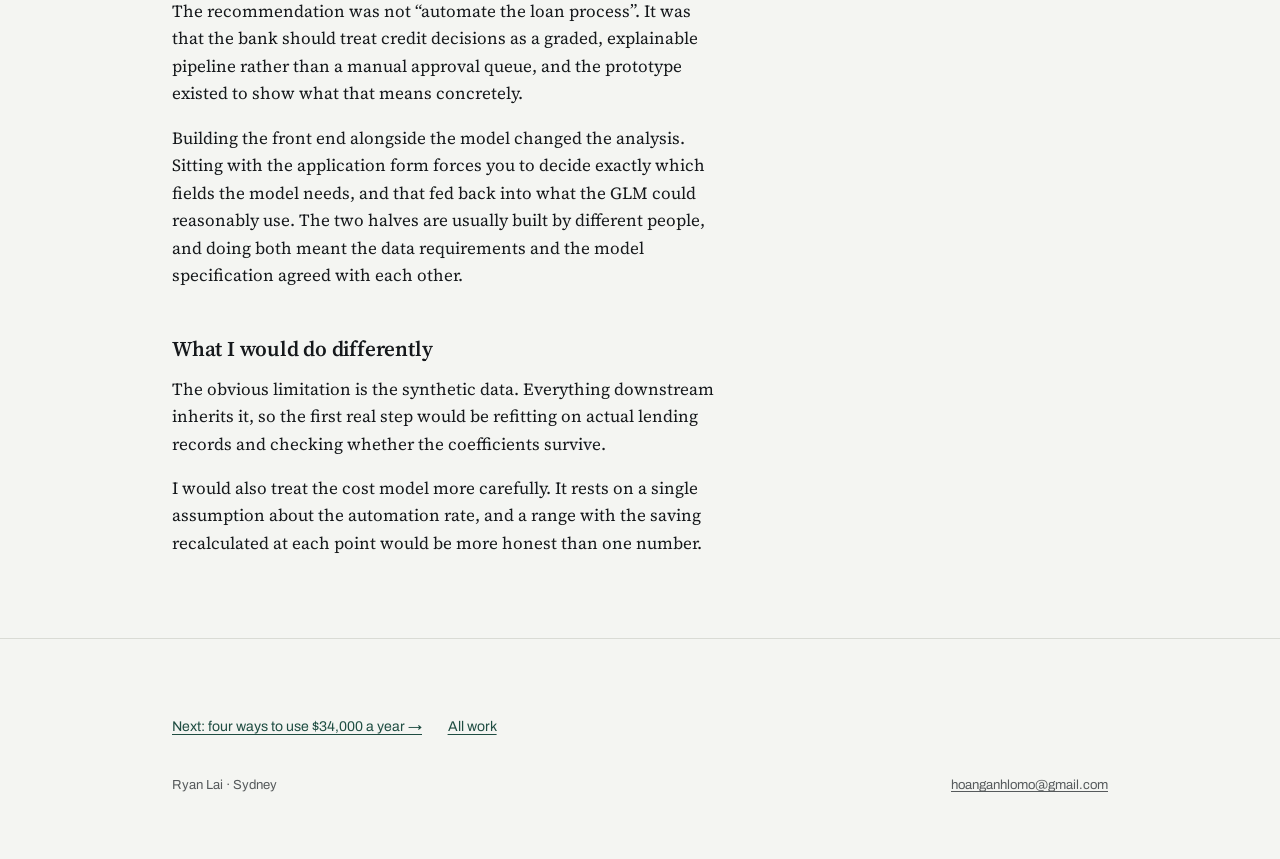
<file: work/interstellar-credit-pipeline.html>
<!DOCTYPE html>
<html lang="en-AU">
<head>
<meta charset="utf-8">
<meta name="viewport" content="width=device-width, initial-scale=1">
<title>Credit Pipeline Automation | Ryan Lai</title>
<meta name="description" content="A loan origination prototype for a fictional bank: application form, document parsing, a GLM credit risk model and an IFRS 9 loss estimate, built for a case competition.">
<link rel="icon" href="data:image/svg+xml,%3Csvg xmlns='http://www.w3.org/2000/svg' viewBox='0 0 32 32'%3E%3Crect width='32' height='32' rx='5' fill='%231F4D42'/%3E%3Ctext x='16' y='22' font-family='Georgia,serif' font-size='18' font-weight='600' fill='%23F4F5F2' text-anchor='middle'%3ER%3C/text%3E%3C/svg%3E">
<link rel="preconnect" href="https://fonts.googleapis.com">
<link rel="preconnect" href="https://fonts.gstatic.com" crossorigin>
<link href="https://fonts.googleapis.com/css2?family=Archivo:wght@400;500;600&family=Source+Serif+4:opsz,wght@8..60,400;8..60,600&display=swap" rel="stylesheet">
<link rel="stylesheet" href="../assets/style.css">
</head>
<body>

<a class="skip" href="#main">Skip to content</a>

<nav><div class="wrap">
  <a class="name" href="../index.html">Ryan Lai</a>
  <a class="back" href="../index.html#work">All work</a>
</div></nav>

<header><div class="wrap">
  <h1>A loan origination prototype, from the application form to an IFRS 9 loss estimate</h1>
  <p class="standfirst">Most teams answer a case brief with a strategy deck. We built the thing instead, so the recommendation came with a working demonstration of what it would actually look like.</p>

  <div class="finding">
    <div class="finding-grid c2">
      <div class="fcell">
        <span class="flabel">Weekly loan processing cost, saved</span>
        <span class="fnum pos">$112,250</span>
        <span class="funit">$168,750 down to $56,500</span>
      </div>
      <div class="fcell">
        <span class="flabel">Assumed automation rate</span>
        <span class="fnum">70%</span>
        <span class="funit">the load-bearing assumption</span>
      </div>
    </div>
    <p class="finding-note">The arithmetic behind the saving is straightforward staff hours. <strong>The assumption is the part carrying the weight, not the calculation.</strong> The model runs on synthetic data, which proves a pipeline works end to end but says nothing about predictive accuracy.</p>
  </div>

  <div class="meta">
    <div>Competition <b>BISA x UNSW WIT x Capgemini, 2025 &middot; Finalist</b></div>
    <div>Team <b>Moovelous Consulting Group, four people</b></div>
    <div>My sections <b>Credit assessment model, financial case, full front end</b></div>
    <div>Tools <b>Python (statsmodels, pandas), HTML/CSS/JS</b></div>
  </div>
</div></header>

<div class="wrap">
<article class="doc" id="main">

  <h2>The question</h2>
  <p>The brief was a fictional bank, Interstellar, that had just acquired a smaller lender and inherited a mess. Loan processing was manual, slow and error-prone, systems crashed under volume, and approvals were inconsistent because nothing was risk-graded.</p>
  <p>Most teams answer a brief like this with a strategy deck. We built the thing instead, so the recommendation came with a working demonstration of what it would actually look like.</p>

  <h2>Data and method</h2>
  <p>The constraint that shaped everything: no real customer data. Under privacy limits we generated a synthetic dataset modelled on first-home-buyer profiles, the bank's largest segment, carrying age, income, employment status, credit score, deposit, property value, loan amount and loan-to-value ratio.</p>
  <p class="pull">Synthetic data proves a pipeline runs end to end. It does not validate the model, because the only pattern available to learn is the one the generator put there. The prototype is a demonstration of architecture, not evidence of predictive accuracy.</p>
  <p>I built four pieces.</p>

  <h3>The customer portal</h3>
  <p>An application form with document upload and an assistant panel, built mobile-first. This is the entry point, and building it made the data requirements concrete rather than hypothetical.</p>

  <h3>Document parsing</h3>
  <p>An OCR step that pulls income, credit score, deposit and loan details out of uploaded documents and passes them straight into the model, so no one re-keys anything.</p>

  <h3>The credit risk model</h3>
  <p>A generalised linear model with a logit link, fit in statsmodels, estimating probability of default from the structured inputs. The threshold was selected by tuning F1 across the range rather than defaulting to 0.5, since the approve and reject errors are not symmetric in cost.</p>

  <h3>IFRS 9 outputs</h3>
  <p>PD feeds Exposure at Default and Loss Given Default to give Expected Credit Loss, ECL = PD &times; EAD &times; LGD. LGD is rule-based and scales with loan-to-value. This is the part that makes the output usable by a bank rather than just a classifier score, because ECL is what provisioning and audit actually run on.</p>

  <h2>Results</h2>
  <figure>
    <figcaption>Weekly loan processing cost, before and after. The saving assumes automation handles roughly 70% of applications and the remaining 30% still go to a person.</figcaption>
    <div class="bars">
      <div class="bar-row">
        <span class="bar-label">Manual process</span>
        <span class="bar-track"><span class="bar-fill neg" style="width:100%"></span></span>
        <span class="bar-val neg">$168,750</span>
      </div>
      <div class="bar-row">
        <span class="bar-label">With the prototype</span>
        <span class="bar-track"><span class="bar-fill pos" style="width:33.5%"></span></span>
        <span class="bar-val pos">$56,500</span>
      </div>
    </div>
    <p class="axis-note">A saving of $112,250 a week, on a straightforward staff-hours calculation.</p>
  </figure>

  <div class="tw"><table>
    <caption>Cost model inputs.</caption>
    <thead><tr><th>&nbsp;</th><th>Before</th><th>After</th></tr></thead>
    <tbody>
      <tr><td>Cost per staff per day</td><td class="n">$675</td><td class="p">$225</td></tr>
      <tr><td>Weekly processing cost</td><td class="n">$168,750</td><td class="p">$56,500</td></tr>
    </tbody>
  </table></div>

  <p>The model is a straightforward staff-hours calculation, and the assumption about the automation rate is the load-bearing part of it, not the arithmetic.</p>
  <p>I also built a transition matrix over five PD bands to simulate how borrowers migrate between risk grades over time. A point-in-time PD tells you who might default now. The migration pattern tells you where the book is heading, which is what IFRS 9 staging needs and what gives the bank an early warning rather than a lagging one.</p>

  <h2>What I concluded</h2>
  <p>The recommendation was not &ldquo;automate the loan process&rdquo;. It was that the bank should treat credit decisions as a graded, explainable pipeline rather than a manual approval queue, and the prototype existed to show what that means concretely.</p>
  <p>Building the front end alongside the model changed the analysis. Sitting with the application form forces you to decide exactly which fields the model needs, and that fed back into what the GLM could reasonably use. The two halves are usually built by different people, and doing both meant the data requirements and the model specification agreed with each other.</p>

  <h2>What I would do differently</h2>
  <p>The obvious limitation is the synthetic data. Everything downstream inherits it, so the first real step would be refitting on actual lending records and checking whether the coefficients survive.</p>
  <p>I would also treat the cost model more carefully. It rests on a single assumption about the automation rate, and a range with the saving recalculated at each point would be more honest than one number.</p>

</article>
</div>

<footer><div class="wrap">
  <div class="nextprev">
    <a href="wealth-management-case-study.html">Next: four ways to use $34,000 a year &rarr;</a>
    <a href="../index.html#work">All work</a>
  </div>
  <div class="colophon" style="margin-top:2.2rem">
    <span>Ryan Lai &middot; Sydney</span>
    <a href="mailto:hoanganhlomo@gmail.com">hoanganhlomo@gmail.com</a>
  </div>
</div></footer>

</body>
</html>
</file>
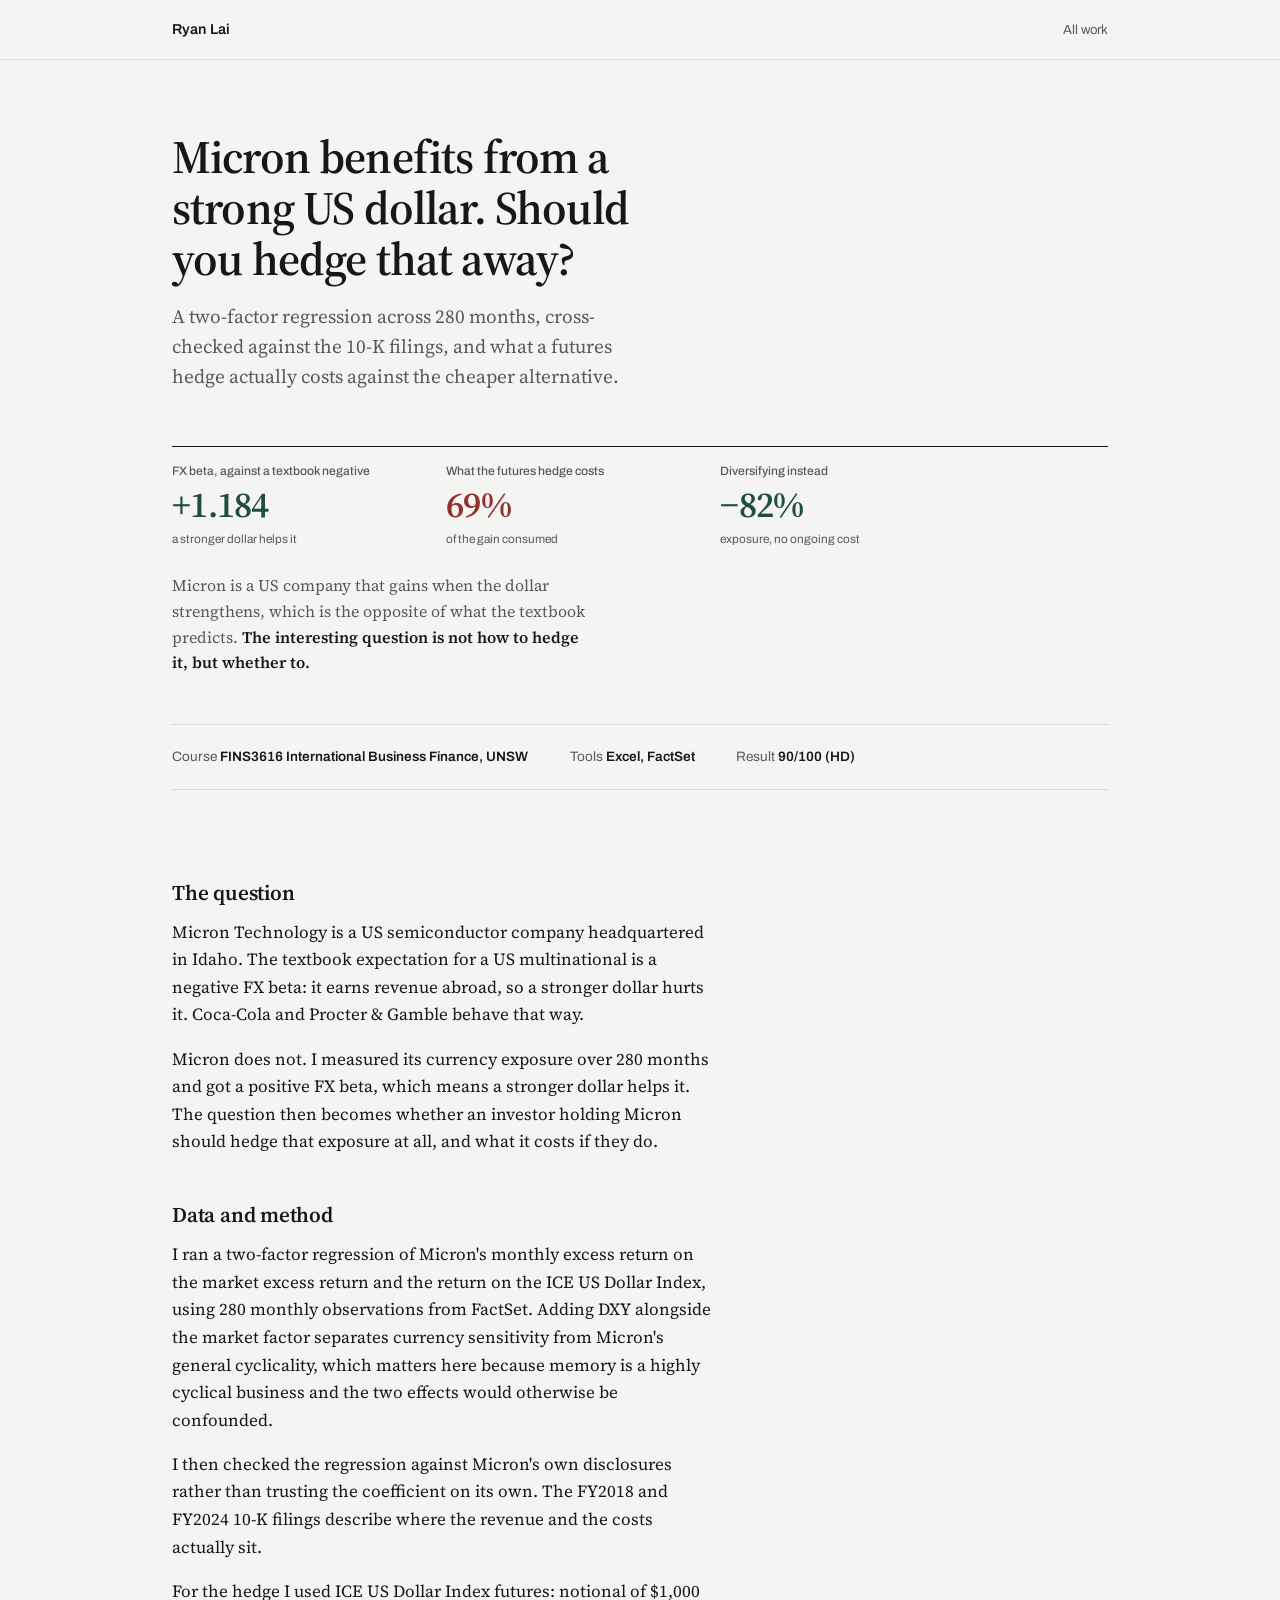
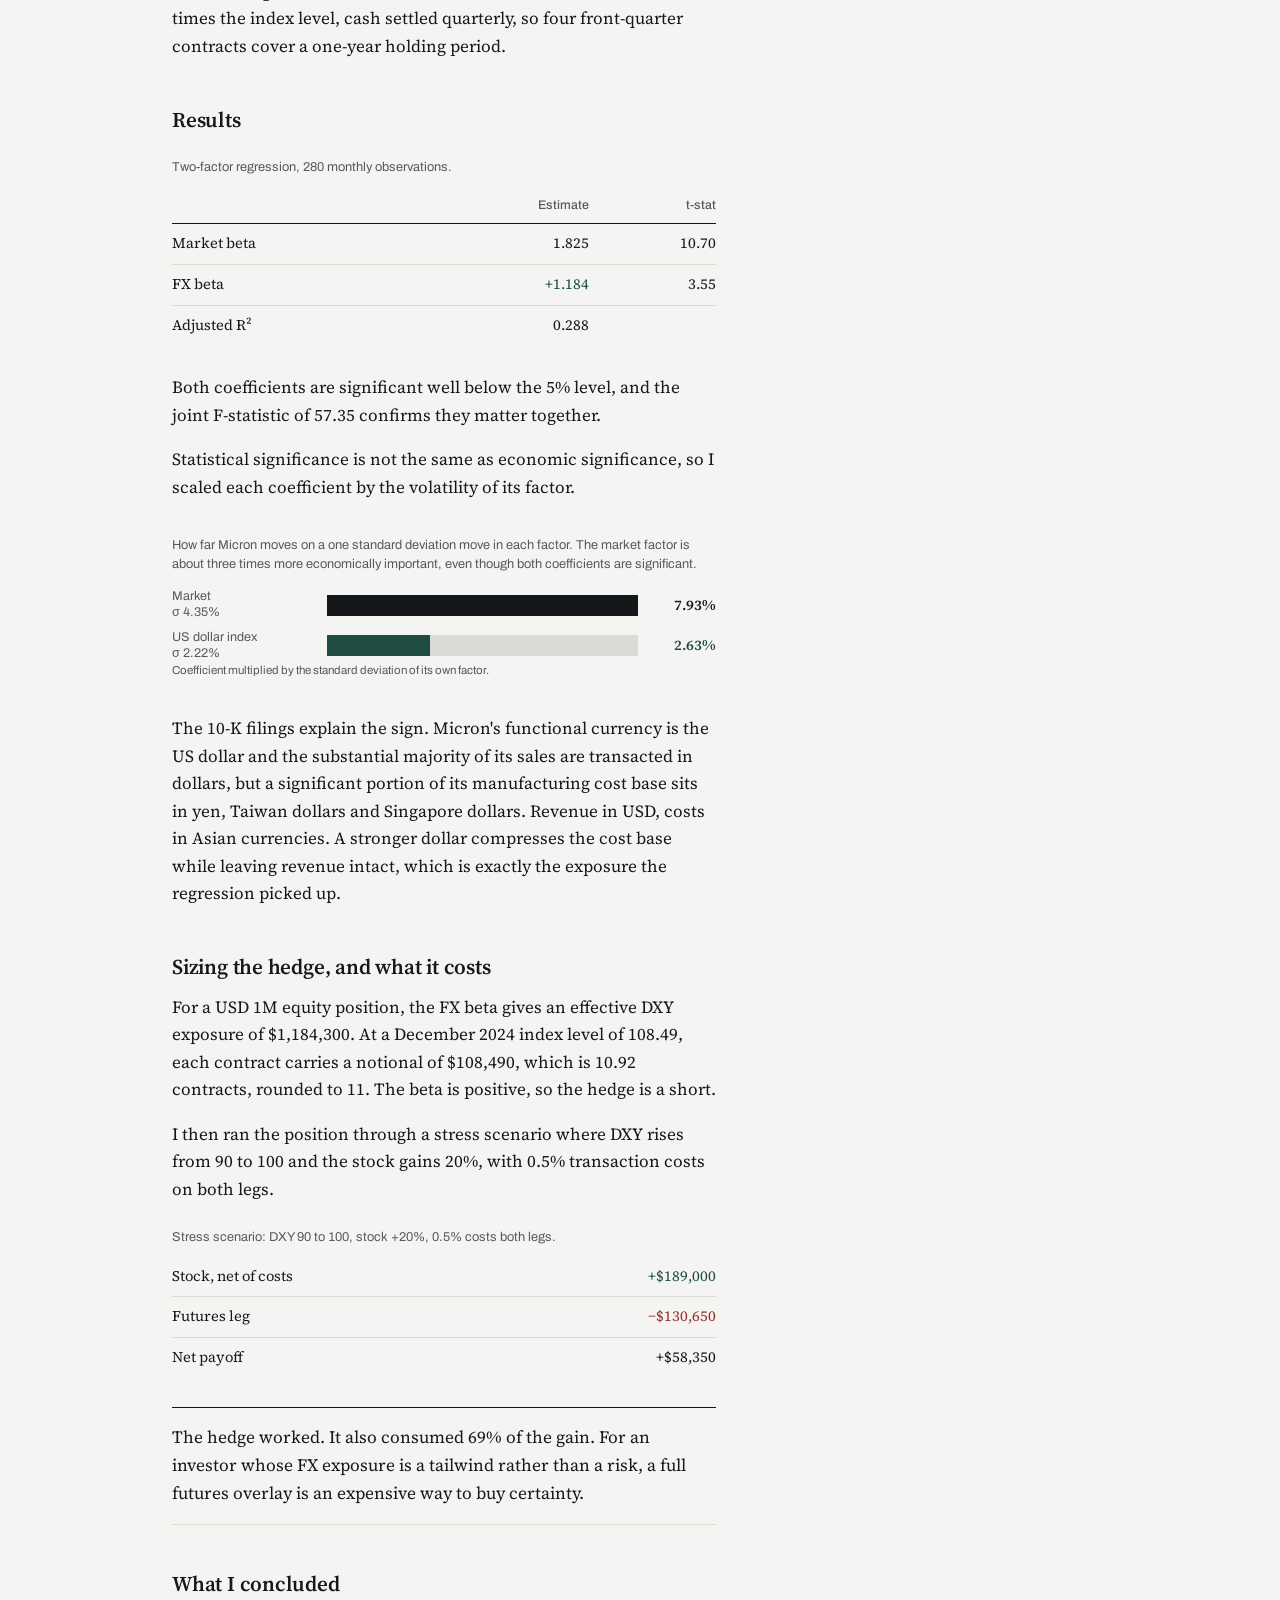
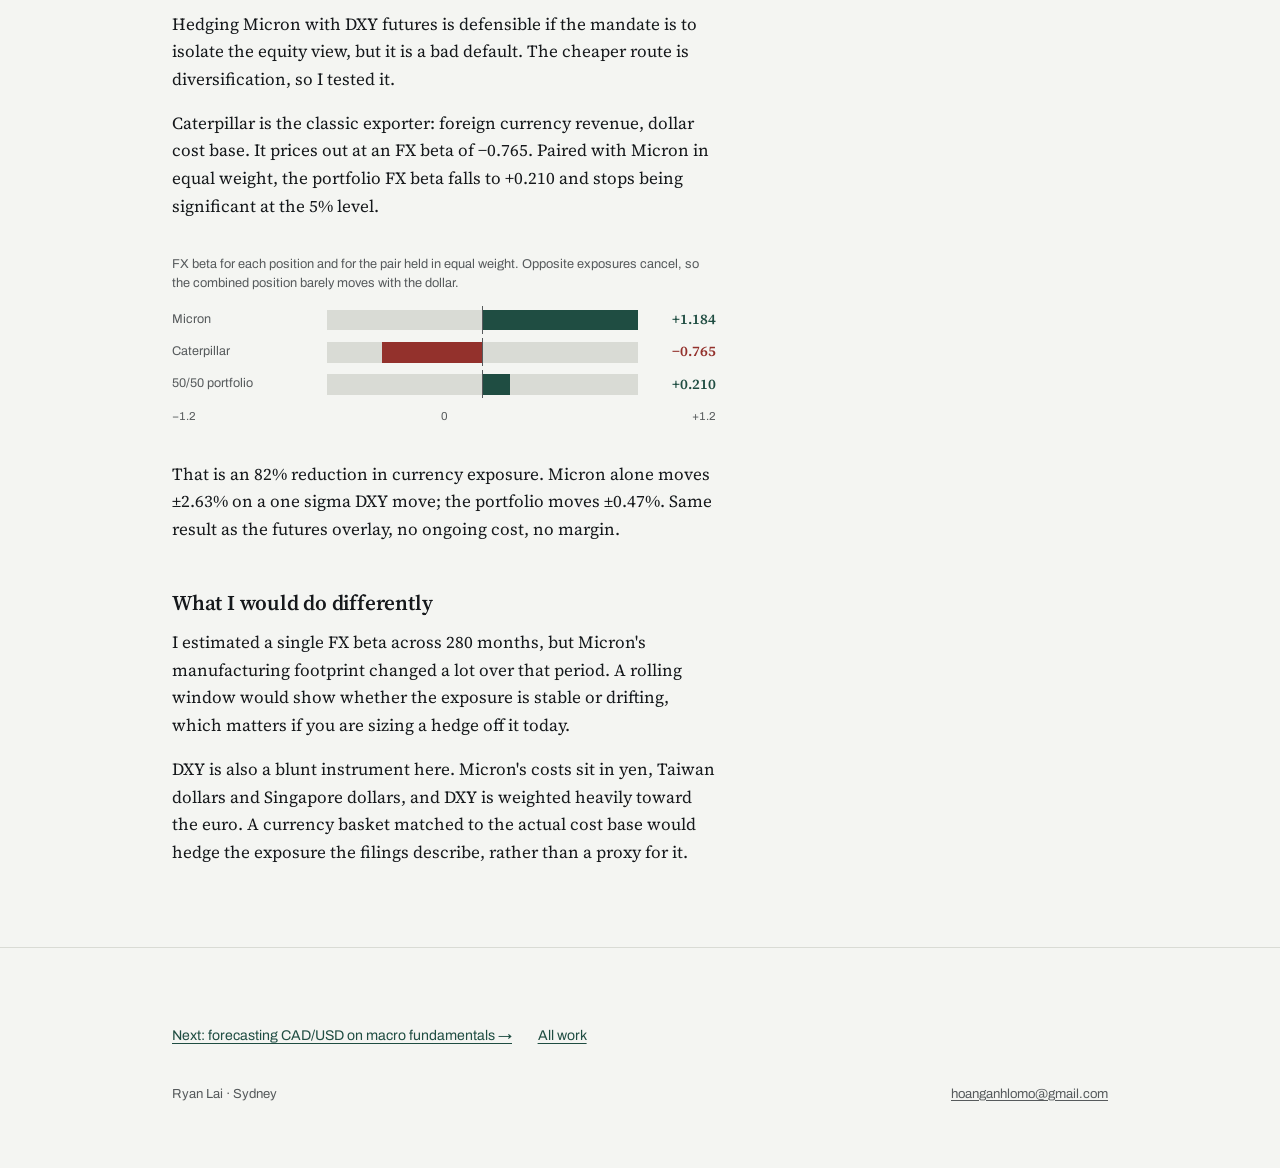
<file: work/micron-fx.html>
<!DOCTYPE html>
<html lang="en-AU">
<head>
<meta charset="utf-8">
<meta name="viewport" content="width=device-width, initial-scale=1">
<title>Micron FX exposure and hedging | Ryan Lai</title>
<meta name="description" content="Micron carries a positive FX beta. A two-factor regression on 280 months, a 10-K cross-check, and what a DXY futures hedge actually costs against diversification.">
<link rel="icon" href="data:image/svg+xml,%3Csvg xmlns='http://www.w3.org/2000/svg' viewBox='0 0 32 32'%3E%3Crect width='32' height='32' rx='5' fill='%231F4D42'/%3E%3Ctext x='16' y='22' font-family='Georgia,serif' font-size='18' font-weight='600' fill='%23F4F5F2' text-anchor='middle'%3ER%3C/text%3E%3C/svg%3E">
<link rel="preconnect" href="https://fonts.googleapis.com">
<link rel="preconnect" href="https://fonts.gstatic.com" crossorigin>
<link href="https://fonts.googleapis.com/css2?family=Archivo:wght@400;500;600&family=Source+Serif+4:opsz,wght@8..60,400;8..60,600&display=swap" rel="stylesheet">
<link rel="stylesheet" href="../assets/style.css">
</head>
<body>

<a class="skip" href="#main">Skip to content</a>

<nav><div class="wrap">
  <a class="name" href="../index.html">Ryan Lai</a>
  <a class="back" href="../index.html#work">All work</a>
</div></nav>

<header><div class="wrap">
  <h1>Micron benefits from a strong US dollar. Should you hedge that away?</h1>
  <p class="standfirst">A two-factor regression across 280 months, cross-checked against the 10-K filings, and what a futures hedge actually costs against the cheaper alternative.</p>

  <div class="finding">
    <div class="finding-grid c3">
      <div class="fcell">
        <span class="flabel">FX beta, against a textbook negative</span>
        <span class="fnum pos">+1.184</span>
        <span class="funit">a stronger dollar helps it</span>
      </div>
      <div class="fcell">
        <span class="flabel">What the futures hedge costs</span>
        <span class="fnum neg">69%</span>
        <span class="funit">of the gain consumed</span>
      </div>
      <div class="fcell">
        <span class="flabel">Diversifying instead</span>
        <span class="fnum pos">&minus;82%</span>
        <span class="funit">exposure, no ongoing cost</span>
      </div>
    </div>
    <p class="finding-note">Micron is a US company that gains when the dollar strengthens, which is the opposite of what the textbook predicts. <strong>The interesting question is not how to hedge it, but whether to.</strong></p>
  </div>

  <div class="meta">
    <div>Course <b>FINS3616 International Business Finance, UNSW</b></div>
    <div>Tools <b>Excel, FactSet</b></div>
    <div>Result <b>90/100 (HD)</b></div>
  </div>
</div></header>

<div class="wrap">
<article class="doc" id="main">

  <h2>The question</h2>
  <p>Micron Technology is a US semiconductor company headquartered in Idaho. The textbook expectation for a US multinational is a negative FX beta: it earns revenue abroad, so a stronger dollar hurts it. Coca-Cola and Procter &amp; Gamble behave that way.</p>
  <p>Micron does not. I measured its currency exposure over 280 months and got a positive FX beta, which means a stronger dollar helps it. The question then becomes whether an investor holding Micron should hedge that exposure at all, and what it costs if they do.</p>

  <h2>Data and method</h2>
  <p>I ran a two-factor regression of Micron's monthly excess return on the market excess return and the return on the ICE US Dollar Index, using 280 monthly observations from FactSet. Adding DXY alongside the market factor separates currency sensitivity from Micron's general cyclicality, which matters here because memory is a highly cyclical business and the two effects would otherwise be confounded.</p>
  <p>I then checked the regression against Micron's own disclosures rather than trusting the coefficient on its own. The FY2018 and FY2024 10-K filings describe where the revenue and the costs actually sit.</p>
  <p>For the hedge I used ICE US Dollar Index futures: notional of $1,000 times the index level, cash settled quarterly, so four front-quarter contracts cover a one-year holding period.</p>

  <h2>Results</h2>
  <div class="tw"><table>
    <caption>Two-factor regression, 280 monthly observations.</caption>
    <thead><tr><th>&nbsp;</th><th>Estimate</th><th>t-stat</th></tr></thead>
    <tbody>
      <tr><td>Market beta</td><td>1.825</td><td>10.70</td></tr>
      <tr><td>FX beta</td><td class="p">+1.184</td><td>3.55</td></tr>
      <tr><td>Adjusted R&sup2;</td><td>0.288</td><td>&nbsp;</td></tr>
    </tbody>
  </table></div>

  <p>Both coefficients are significant well below the 5% level, and the joint F-statistic of 57.35 confirms they matter together.</p>

  <p>Statistical significance is not the same as economic significance, so I scaled each coefficient by the volatility of its factor.</p>

  <figure>
    <figcaption>How far Micron moves on a one standard deviation move in each factor. The market factor is about three times more economically important, even though both coefficients are significant.</figcaption>
    <div class="bars">
      <div class="bar-row">
        <span class="bar-label">Market<br>&sigma; 4.35%</span>
        <span class="bar-track"><span class="bar-fill" style="width:100%"></span></span>
        <span class="bar-val">7.93%</span>
      </div>
      <div class="bar-row">
        <span class="bar-label">US dollar index<br>&sigma; 2.22%</span>
        <span class="bar-track"><span class="bar-fill pos" style="width:33.2%"></span></span>
        <span class="bar-val pos">2.63%</span>
      </div>
    </div>
    <p class="axis-note">Coefficient multiplied by the standard deviation of its own factor.</p>
  </figure>

  <p>The 10-K filings explain the sign. Micron's functional currency is the US dollar and the substantial majority of its sales are transacted in dollars, but a significant portion of its manufacturing cost base sits in yen, Taiwan dollars and Singapore dollars. Revenue in USD, costs in Asian currencies. A stronger dollar compresses the cost base while leaving revenue intact, which is exactly the exposure the regression picked up.</p>

  <h2>Sizing the hedge, and what it costs</h2>
  <p>For a USD 1M equity position, the FX beta gives an effective DXY exposure of $1,184,300. At a December 2024 index level of 108.49, each contract carries a notional of $108,490, which is 10.92 contracts, rounded to 11. The beta is positive, so the hedge is a short.</p>
  <p>I then ran the position through a stress scenario where DXY rises from 90 to 100 and the stock gains 20%, with 0.5% transaction costs on both legs.</p>

  <div class="tw"><table>
    <caption>Stress scenario: DXY 90 to 100, stock +20%, 0.5% costs both legs.</caption>
    <tbody>
      <tr><td>Stock, net of costs</td><td class="p">+$189,000</td></tr>
      <tr><td>Futures leg</td><td class="n">&minus;$130,650</td></tr>
      <tr><td>Net payoff</td><td>+$58,350</td></tr>
    </tbody>
  </table></div>

  <p class="pull">The hedge worked. It also consumed 69% of the gain. For an investor whose FX exposure is a tailwind rather than a risk, a full futures overlay is an expensive way to buy certainty.</p>

  <h2>What I concluded</h2>
  <p>Hedging Micron with DXY futures is defensible if the mandate is to isolate the equity view, but it is a bad default. The cheaper route is diversification, so I tested it.</p>
  <p>Caterpillar is the classic exporter: foreign currency revenue, dollar cost base. It prices out at an FX beta of &minus;0.765. Paired with Micron in equal weight, the portfolio FX beta falls to +0.210 and stops being significant at the 5% level.</p>

  <figure>
    <figcaption>FX beta for each position and for the pair held in equal weight. Opposite exposures cancel, so the combined position barely moves with the dollar.</figcaption>
    <div class="bars">
      <div class="bar-row">
        <span class="bar-label">Micron</span>
        <span class="bar-track zero"><span class="bar-fill pos right" style="width:50%"></span></span>
        <span class="bar-val pos">+1.184</span>
      </div>
      <div class="bar-row">
        <span class="bar-label">Caterpillar</span>
        <span class="bar-track zero"><span class="bar-fill neg left" style="width:32.3%"></span></span>
        <span class="bar-val neg">&minus;0.765</span>
      </div>
      <div class="bar-row">
        <span class="bar-label">50/50 portfolio</span>
        <span class="bar-track zero"><span class="bar-fill pos right" style="width:8.9%"></span></span>
        <span class="bar-val pos">+0.210</span>
      </div>
    </div>
    <div class="axis"><span>&minus;1.2</span><span>0</span><span>+1.2</span></div>
  </figure>

  <p>That is an 82% reduction in currency exposure. Micron alone moves &plusmn;2.63% on a one sigma DXY move; the portfolio moves &plusmn;0.47%. Same result as the futures overlay, no ongoing cost, no margin.</p>

  <h2>What I would do differently</h2>
  <p>I estimated a single FX beta across 280 months, but Micron's manufacturing footprint changed a lot over that period. A rolling window would show whether the exposure is stable or drifting, which matters if you are sizing a hedge off it today.</p>
  <p>DXY is also a blunt instrument here. Micron's costs sit in yen, Taiwan dollars and Singapore dollars, and DXY is weighted heavily toward the euro. A currency basket matched to the actual cost base would hedge the exposure the filings describe, rather than a proxy for it.</p>

</article>
</div>

<footer><div class="wrap">
  <div class="nextprev">
    <a href="cad-usd-forecasting.html">Next: forecasting CAD/USD on macro fundamentals &rarr;</a>
    <a href="../index.html#work">All work</a>
  </div>
  <div class="colophon" style="margin-top:2.2rem">
    <span>Ryan Lai &middot; Sydney</span>
    <a href="mailto:hoanganhlomo@gmail.com">hoanganhlomo@gmail.com</a>
  </div>
</div></footer>

</body>
</html>
</file>
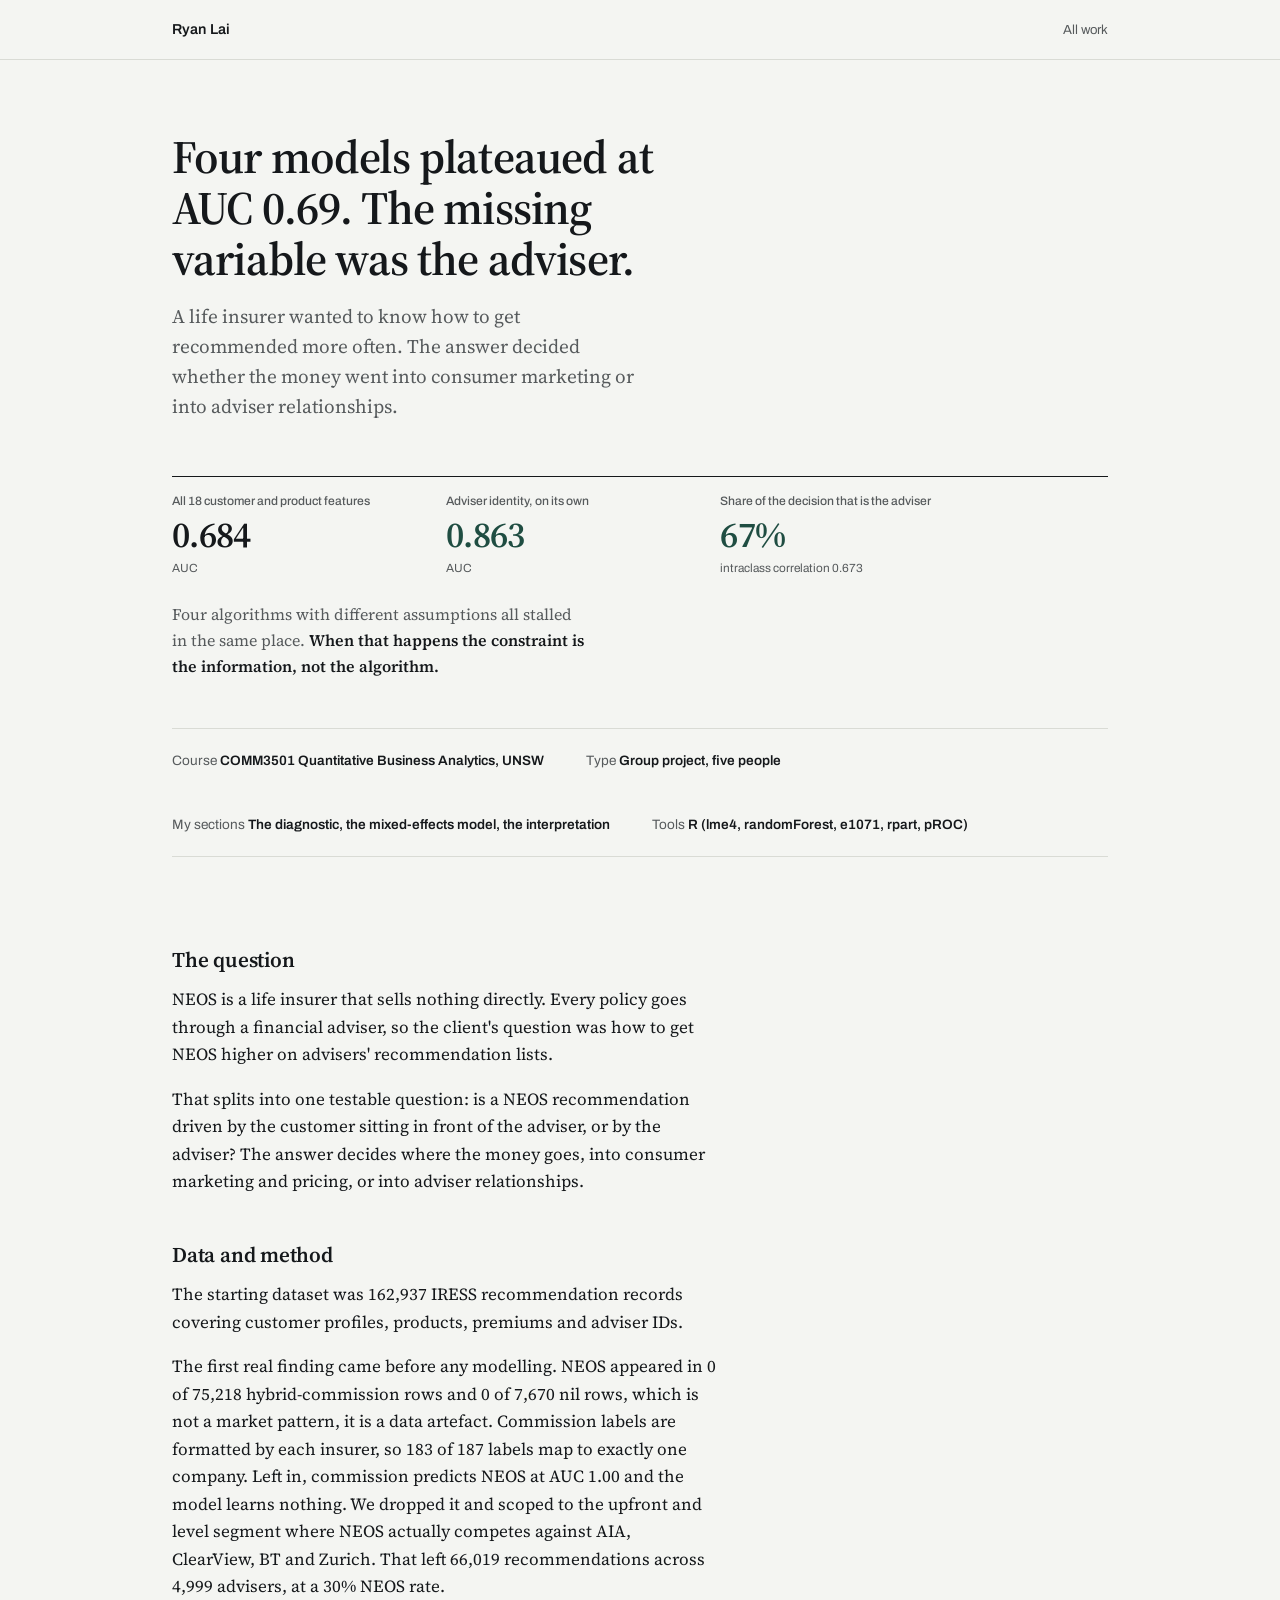
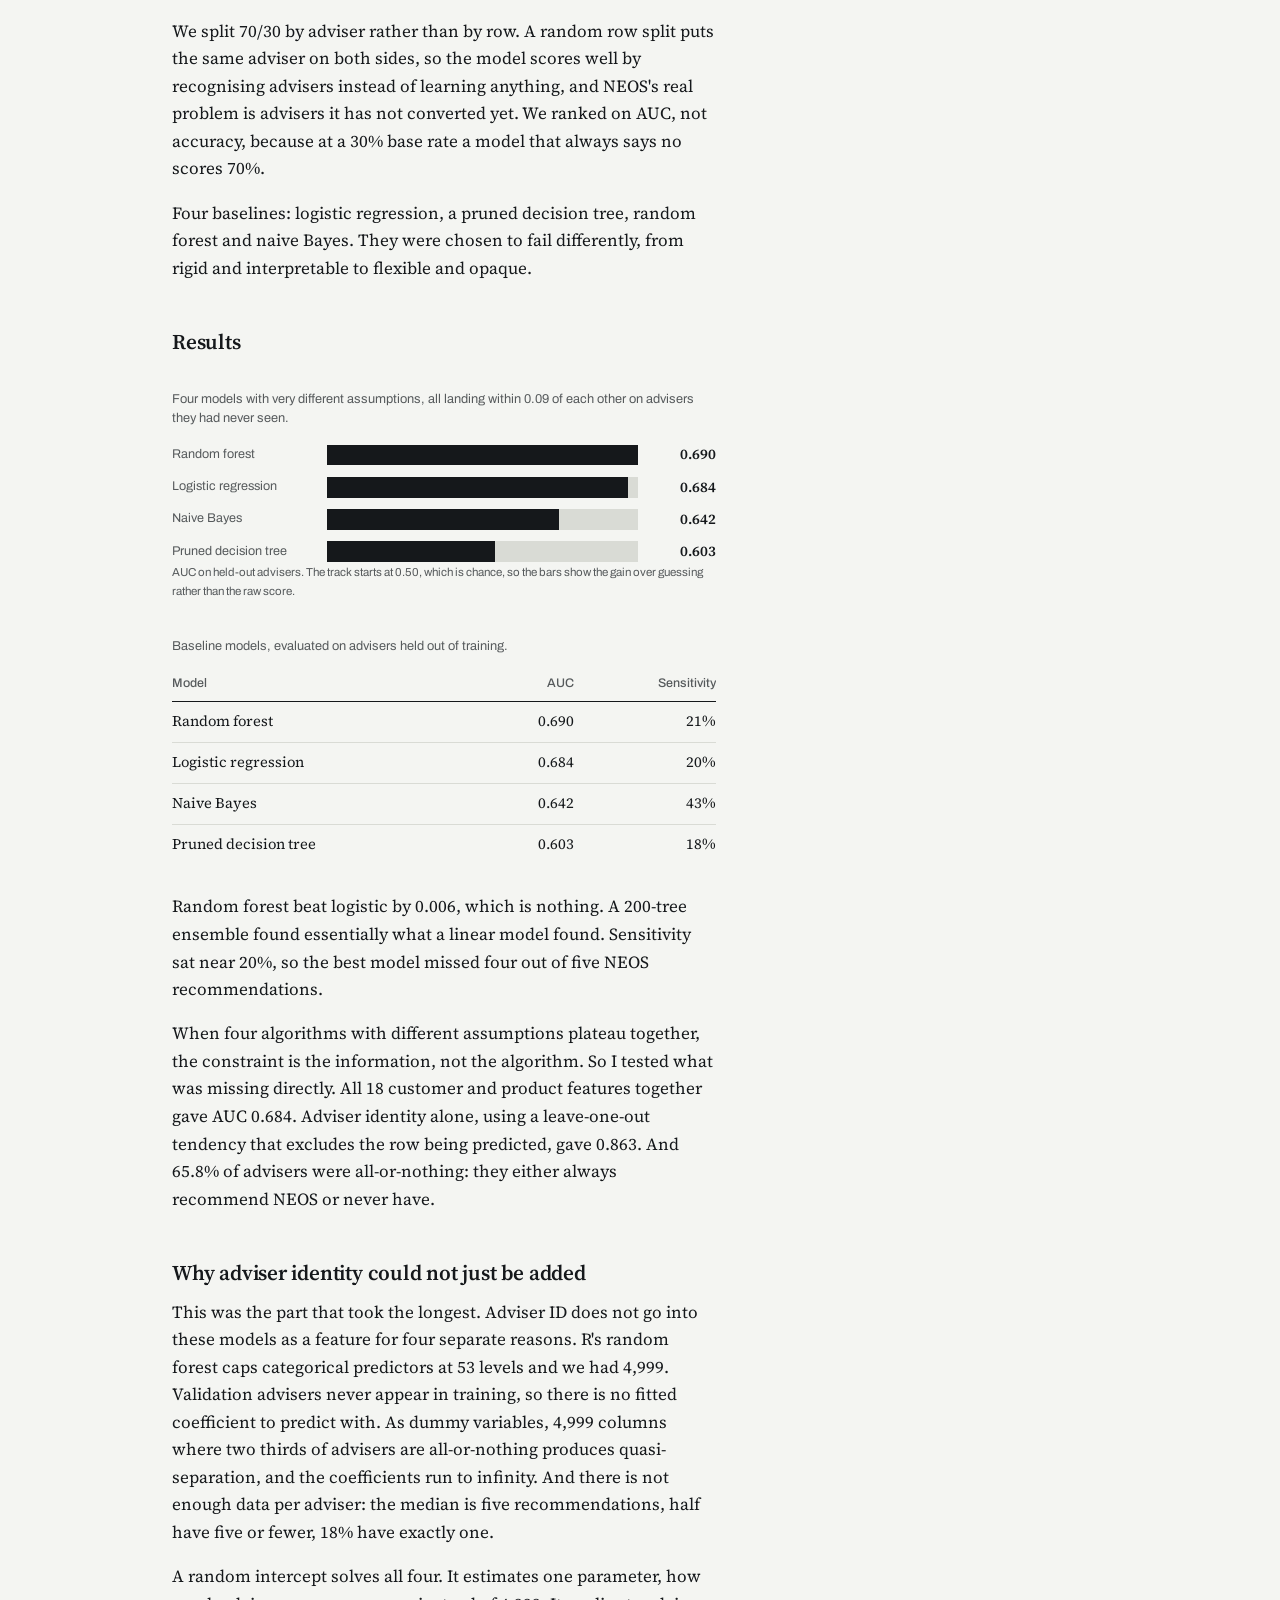
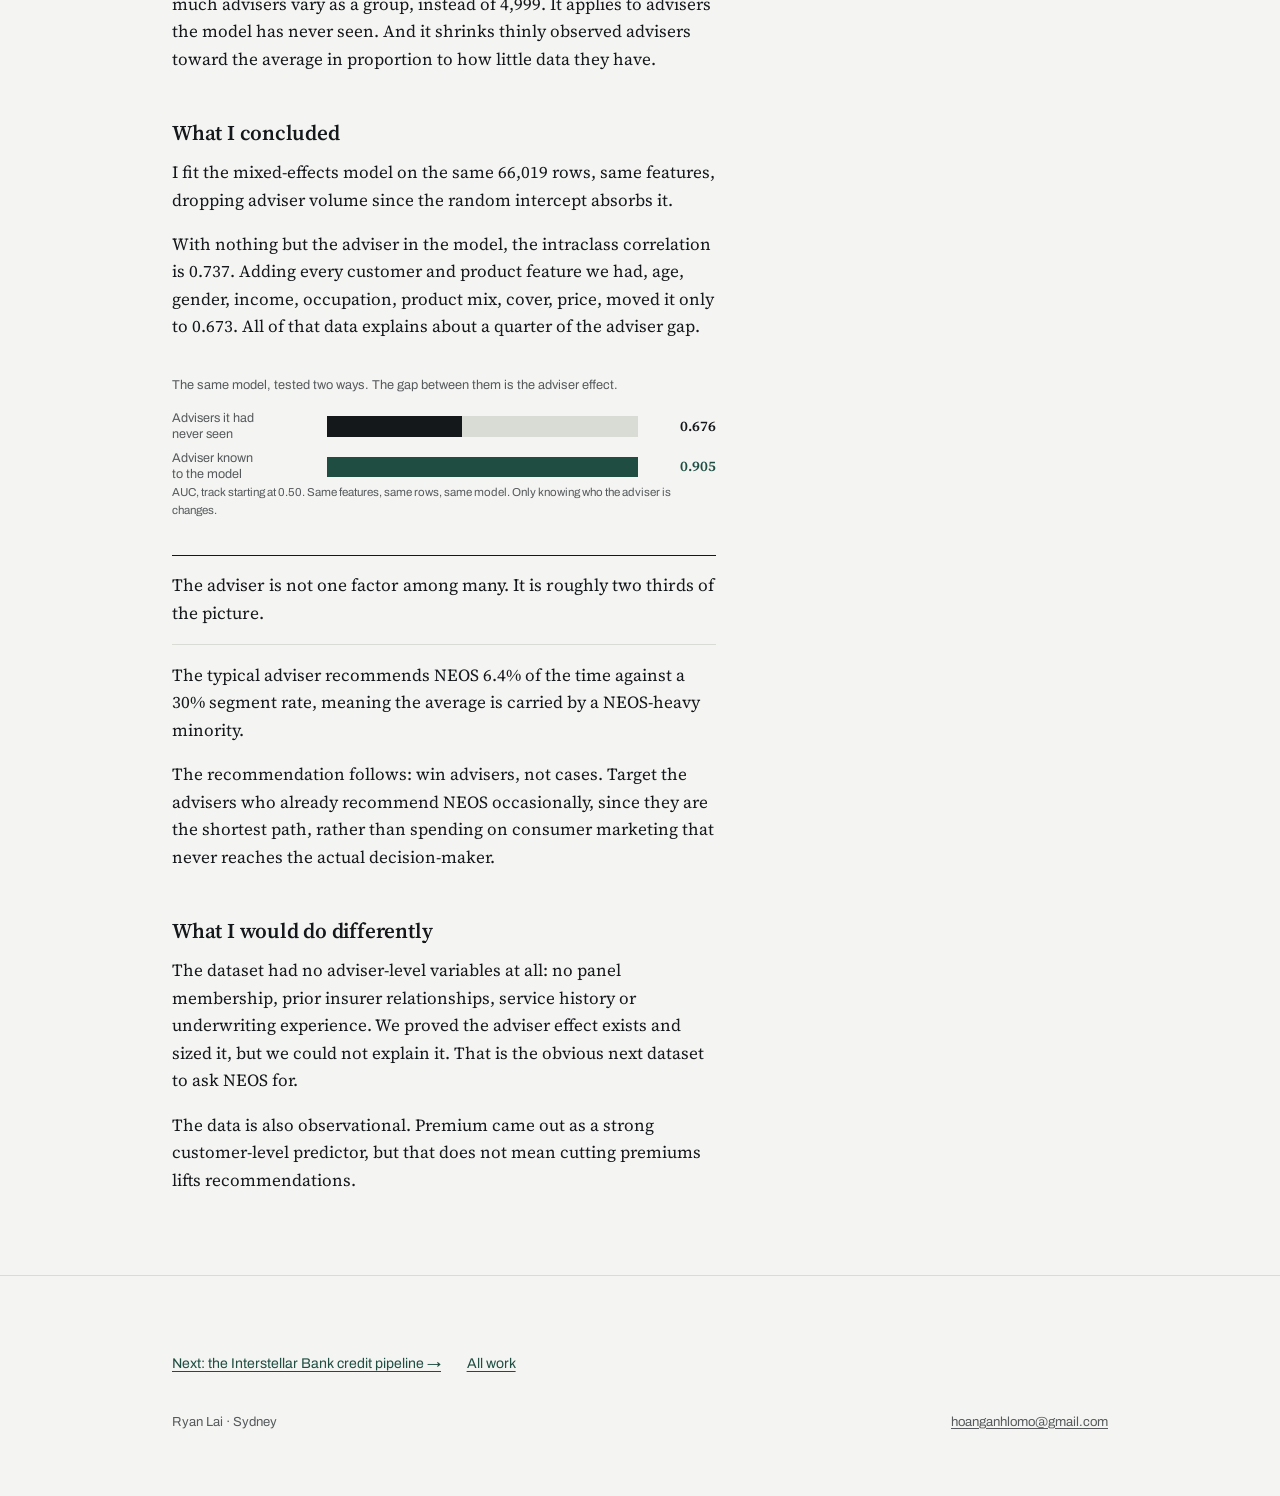
<file: work/neos-adviser-effect.html>
<!DOCTYPE html>
<html lang="en-AU">
<head>
<meta charset="utf-8">
<meta name="viewport" content="width=device-width, initial-scale=1">
<title>The adviser effect at NEOS | Ryan Lai</title>
<meta name="description" content="Four models plateaued at AUC 0.69 predicting NEOS recommendations. A mixed-effects model showed the missing variable was the adviser, not the customer.">
<link rel="icon" href="data:image/svg+xml,%3Csvg xmlns='http://www.w3.org/2000/svg' viewBox='0 0 32 32'%3E%3Crect width='32' height='32' rx='5' fill='%231F4D42'/%3E%3Ctext x='16' y='22' font-family='Georgia,serif' font-size='18' font-weight='600' fill='%23F4F5F2' text-anchor='middle'%3ER%3C/text%3E%3C/svg%3E">
<link rel="preconnect" href="https://fonts.googleapis.com">
<link rel="preconnect" href="https://fonts.gstatic.com" crossorigin>
<link href="https://fonts.googleapis.com/css2?family=Archivo:wght@400;500;600&family=Source+Serif+4:opsz,wght@8..60,400;8..60,600&display=swap" rel="stylesheet">
<link rel="stylesheet" href="../assets/style.css">
</head>
<body>

<a class="skip" href="#main">Skip to content</a>

<nav><div class="wrap">
  <a class="name" href="../index.html">Ryan Lai</a>
  <a class="back" href="../index.html#work">All work</a>
</div></nav>

<header><div class="wrap">
  <h1>Four models plateaued at AUC 0.69. The missing variable was the adviser.</h1>
  <p class="standfirst">A life insurer wanted to know how to get recommended more often. The answer decided whether the money went into consumer marketing or into adviser relationships.</p>

  <div class="finding">
    <div class="finding-grid c3">
      <div class="fcell">
        <span class="flabel">All 18 customer and product features</span>
        <span class="fnum">0.684</span>
        <span class="funit">AUC</span>
      </div>
      <div class="fcell">
        <span class="flabel">Adviser identity, on its own</span>
        <span class="fnum pos">0.863</span>
        <span class="funit">AUC</span>
      </div>
      <div class="fcell">
        <span class="flabel">Share of the decision that is the adviser</span>
        <span class="fnum pos">67%</span>
        <span class="funit">intraclass correlation 0.673</span>
      </div>
    </div>
    <p class="finding-note">Four algorithms with different assumptions all stalled in the same place. <strong>When that happens the constraint is the information, not the algorithm.</strong></p>
  </div>

  <div class="meta">
    <div>Course <b>COMM3501 Quantitative Business Analytics, UNSW</b></div>
    <div>Type <b>Group project, five people</b></div>
    <div>My sections <b>The diagnostic, the mixed-effects model, the interpretation</b></div>
    <div>Tools <b>R (lme4, randomForest, e1071, rpart, pROC)</b></div>
  </div>
</div></header>

<div class="wrap">
<article class="doc" id="main">

  <h2>The question</h2>
  <p>NEOS is a life insurer that sells nothing directly. Every policy goes through a financial adviser, so the client's question was how to get NEOS higher on advisers' recommendation lists.</p>
  <p>That splits into one testable question: is a NEOS recommendation driven by the customer sitting in front of the adviser, or by the adviser? The answer decides where the money goes, into consumer marketing and pricing, or into adviser relationships.</p>

  <h2>Data and method</h2>
  <p>The starting dataset was 162,937 IRESS recommendation records covering customer profiles, products, premiums and adviser IDs.</p>
  <p>The first real finding came before any modelling. NEOS appeared in 0 of 75,218 hybrid-commission rows and 0 of 7,670 nil rows, which is not a market pattern, it is a data artefact. Commission labels are formatted by each insurer, so 183 of 187 labels map to exactly one company. Left in, commission predicts NEOS at AUC 1.00 and the model learns nothing. We dropped it and scoped to the upfront and level segment where NEOS actually competes against AIA, ClearView, BT and Zurich. That left 66,019 recommendations across 4,999 advisers, at a 30% NEOS rate.</p>
  <p>We split 70/30 by adviser rather than by row. A random row split puts the same adviser on both sides, so the model scores well by recognising advisers instead of learning anything, and NEOS's real problem is advisers it has not converted yet. We ranked on AUC, not accuracy, because at a 30% base rate a model that always says no scores 70%.</p>
  <p>Four baselines: logistic regression, a pruned decision tree, random forest and naive Bayes. They were chosen to fail differently, from rigid and interpretable to flexible and opaque.</p>

  <h2>Results</h2>
  <figure>
    <figcaption>Four models with very different assumptions, all landing within 0.09 of each other on advisers they had never seen.</figcaption>
    <div class="bars">
      <div class="bar-row">
        <span class="bar-label">Random forest</span>
        <span class="bar-track"><span class="bar-fill" style="width:100%"></span></span>
        <span class="bar-val">0.690</span>
      </div>
      <div class="bar-row">
        <span class="bar-label">Logistic regression</span>
        <span class="bar-track"><span class="bar-fill" style="width:96.8%"></span></span>
        <span class="bar-val">0.684</span>
      </div>
      <div class="bar-row">
        <span class="bar-label">Naive Bayes</span>
        <span class="bar-track"><span class="bar-fill" style="width:74.7%"></span></span>
        <span class="bar-val">0.642</span>
      </div>
      <div class="bar-row">
        <span class="bar-label">Pruned decision tree</span>
        <span class="bar-track"><span class="bar-fill" style="width:54.2%"></span></span>
        <span class="bar-val">0.603</span>
      </div>
    </div>
    <p class="axis-note">AUC on held-out advisers. The track starts at 0.50, which is chance, so the bars show the gain over guessing rather than the raw score.</p>
  </figure>

  <div class="tw"><table>
    <caption>Baseline models, evaluated on advisers held out of training.</caption>
    <thead><tr><th>Model</th><th>AUC</th><th>Sensitivity</th></tr></thead>
    <tbody>
      <tr><td>Random forest</td><td>0.690</td><td>21%</td></tr>
      <tr><td>Logistic regression</td><td>0.684</td><td>20%</td></tr>
      <tr><td>Naive Bayes</td><td>0.642</td><td>43%</td></tr>
      <tr><td>Pruned decision tree</td><td>0.603</td><td>18%</td></tr>
    </tbody>
  </table></div>

  <p>Random forest beat logistic by 0.006, which is nothing. A 200-tree ensemble found essentially what a linear model found. Sensitivity sat near 20%, so the best model missed four out of five NEOS recommendations.</p>
  <p>When four algorithms with different assumptions plateau together, the constraint is the information, not the algorithm. So I tested what was missing directly. All 18 customer and product features together gave AUC 0.684. Adviser identity alone, using a leave-one-out tendency that excludes the row being predicted, gave 0.863. And 65.8% of advisers were all-or-nothing: they either always recommend NEOS or never have.</p>

  <h2>Why adviser identity could not just be added</h2>
  <p>This was the part that took the longest. Adviser ID does not go into these models as a feature for four separate reasons. R's random forest caps categorical predictors at 53 levels and we had 4,999. Validation advisers never appear in training, so there is no fitted coefficient to predict with. As dummy variables, 4,999 columns where two thirds of advisers are all-or-nothing produces quasi-separation, and the coefficients run to infinity. And there is not enough data per adviser: the median is five recommendations, half have five or fewer, 18% have exactly one.</p>
  <p>A random intercept solves all four. It estimates one parameter, how much advisers vary as a group, instead of 4,999. It applies to advisers the model has never seen. And it shrinks thinly observed advisers toward the average in proportion to how little data they have.</p>

  <h2>What I concluded</h2>
  <p>I fit the mixed-effects model on the same 66,019 rows, same features, dropping adviser volume since the random intercept absorbs it.</p>
  <p>With nothing but the adviser in the model, the intraclass correlation is 0.737. Adding every customer and product feature we had, age, gender, income, occupation, product mix, cover, price, moved it only to 0.673. All of that data explains about a quarter of the adviser gap.</p>

  <figure>
    <figcaption>The same model, tested two ways. The gap between them is the adviser effect.</figcaption>
    <div class="bars">
      <div class="bar-row">
        <span class="bar-label">Advisers it had<br>never seen</span>
        <span class="bar-track"><span class="bar-fill" style="width:43.5%"></span></span>
        <span class="bar-val">0.676</span>
      </div>
      <div class="bar-row">
        <span class="bar-label">Adviser known<br>to the model</span>
        <span class="bar-track"><span class="bar-fill pos" style="width:100%"></span></span>
        <span class="bar-val pos">0.905</span>
      </div>
    </div>
    <p class="axis-note">AUC, track starting at 0.50. Same features, same rows, same model. Only knowing who the adviser is changes.</p>
  </figure>

  <p class="pull">The adviser is not one factor among many. It is roughly two thirds of the picture.</p>
  <p>The typical adviser recommends NEOS 6.4% of the time against a 30% segment rate, meaning the average is carried by a NEOS-heavy minority.</p>
  <p>The recommendation follows: win advisers, not cases. Target the advisers who already recommend NEOS occasionally, since they are the shortest path, rather than spending on consumer marketing that never reaches the actual decision-maker.</p>

  <h2>What I would do differently</h2>
  <p>The dataset had no adviser-level variables at all: no panel membership, prior insurer relationships, service history or underwriting experience. We proved the adviser effect exists and sized it, but we could not explain it. That is the obvious next dataset to ask NEOS for.</p>
  <p>The data is also observational. Premium came out as a strong customer-level predictor, but that does not mean cutting premiums lifts recommendations.</p>

</article>
</div>

<footer><div class="wrap">
  <div class="nextprev">
    <a href="interstellar-credit-pipeline.html">Next: the Interstellar Bank credit pipeline &rarr;</a>
    <a href="../index.html#work">All work</a>
  </div>
  <div class="colophon" style="margin-top:2.2rem">
    <span>Ryan Lai &middot; Sydney</span>
    <a href="mailto:hoanganhlomo@gmail.com">hoanganhlomo@gmail.com</a>
  </div>
</div></footer>

</body>
</html>
</file>
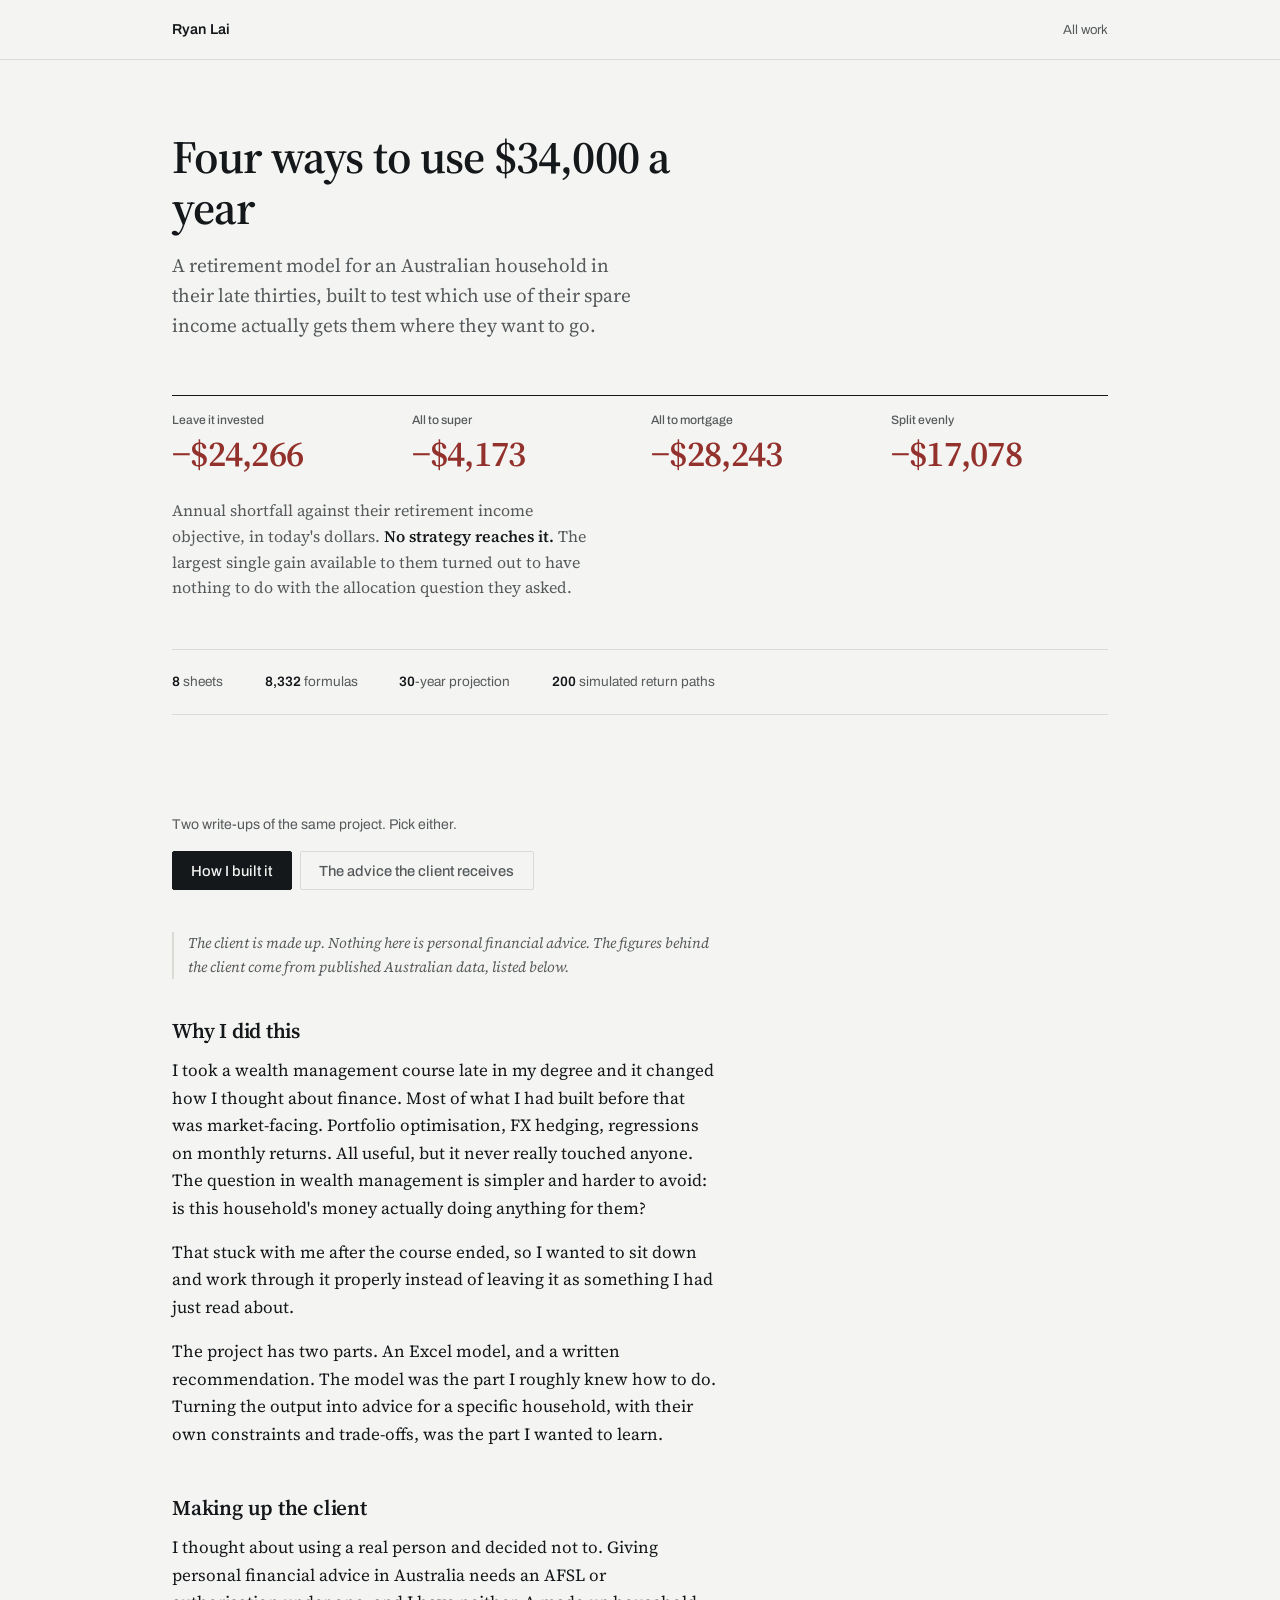
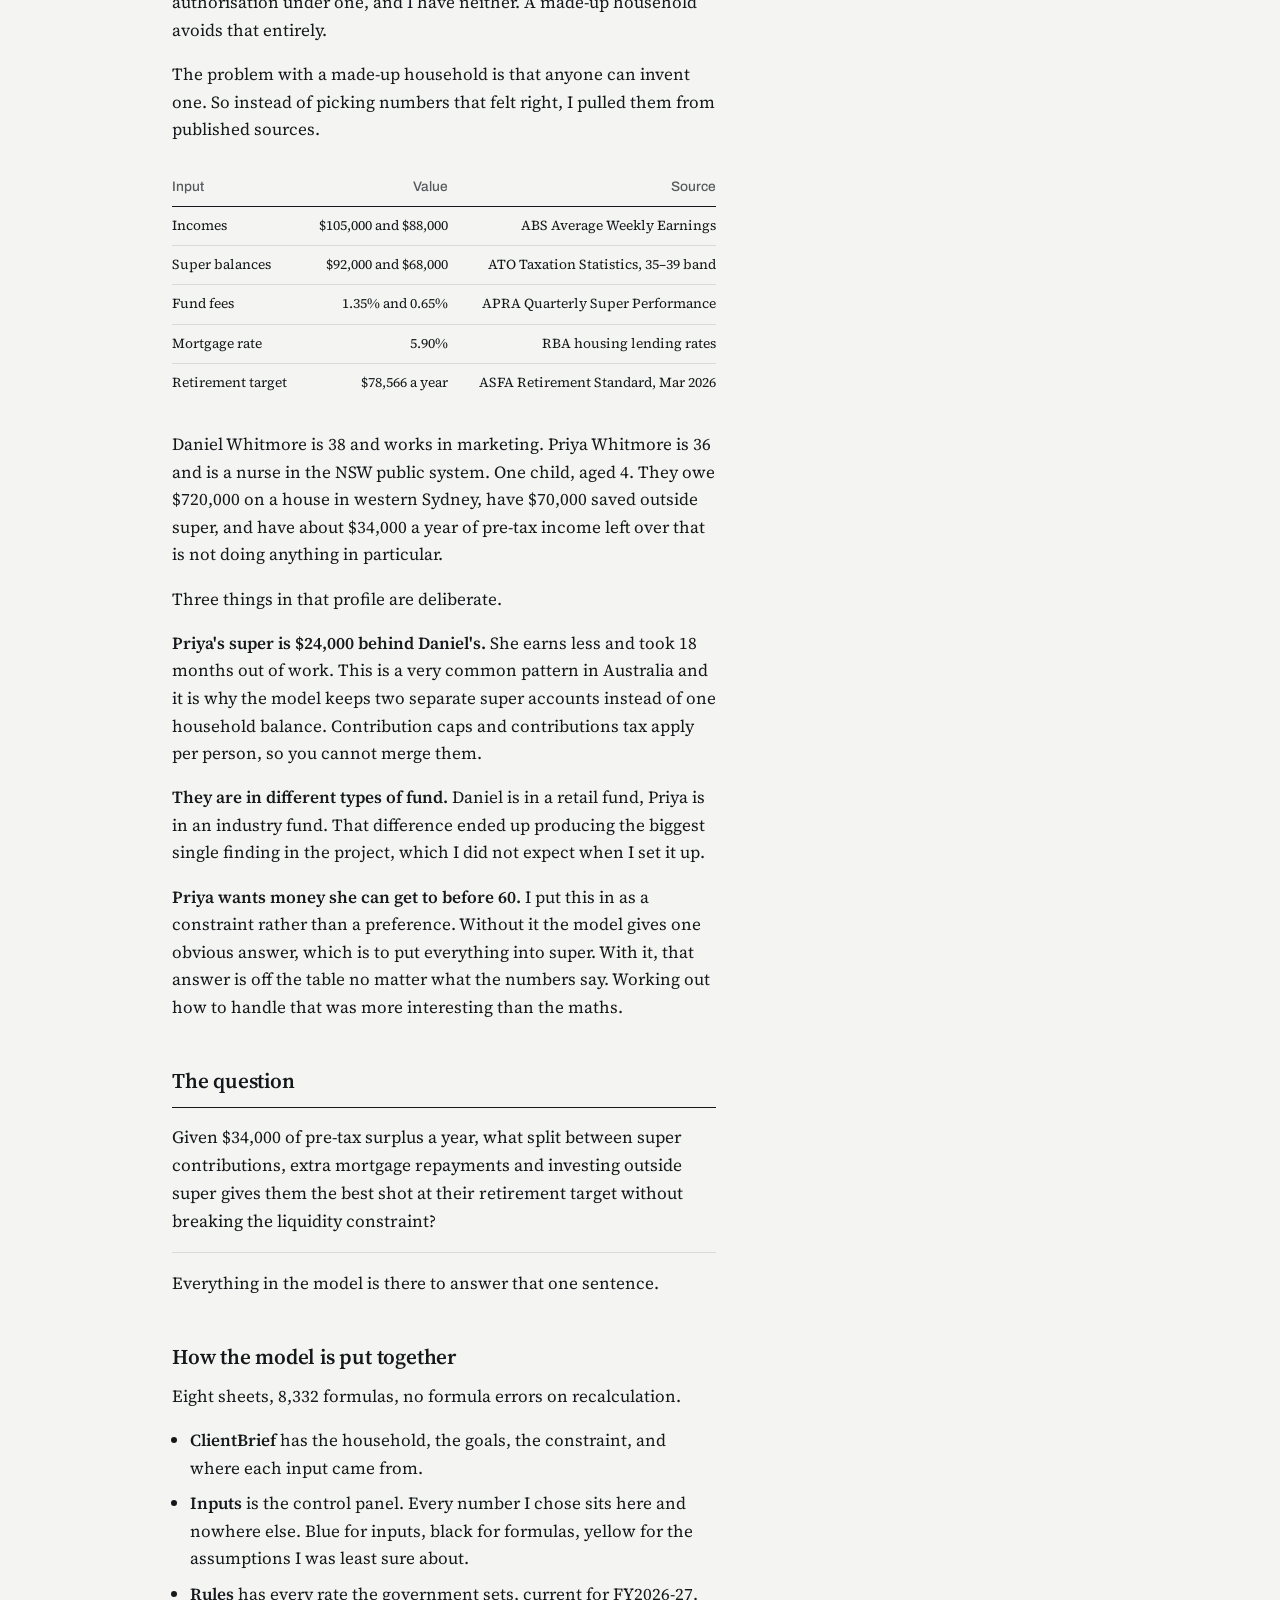
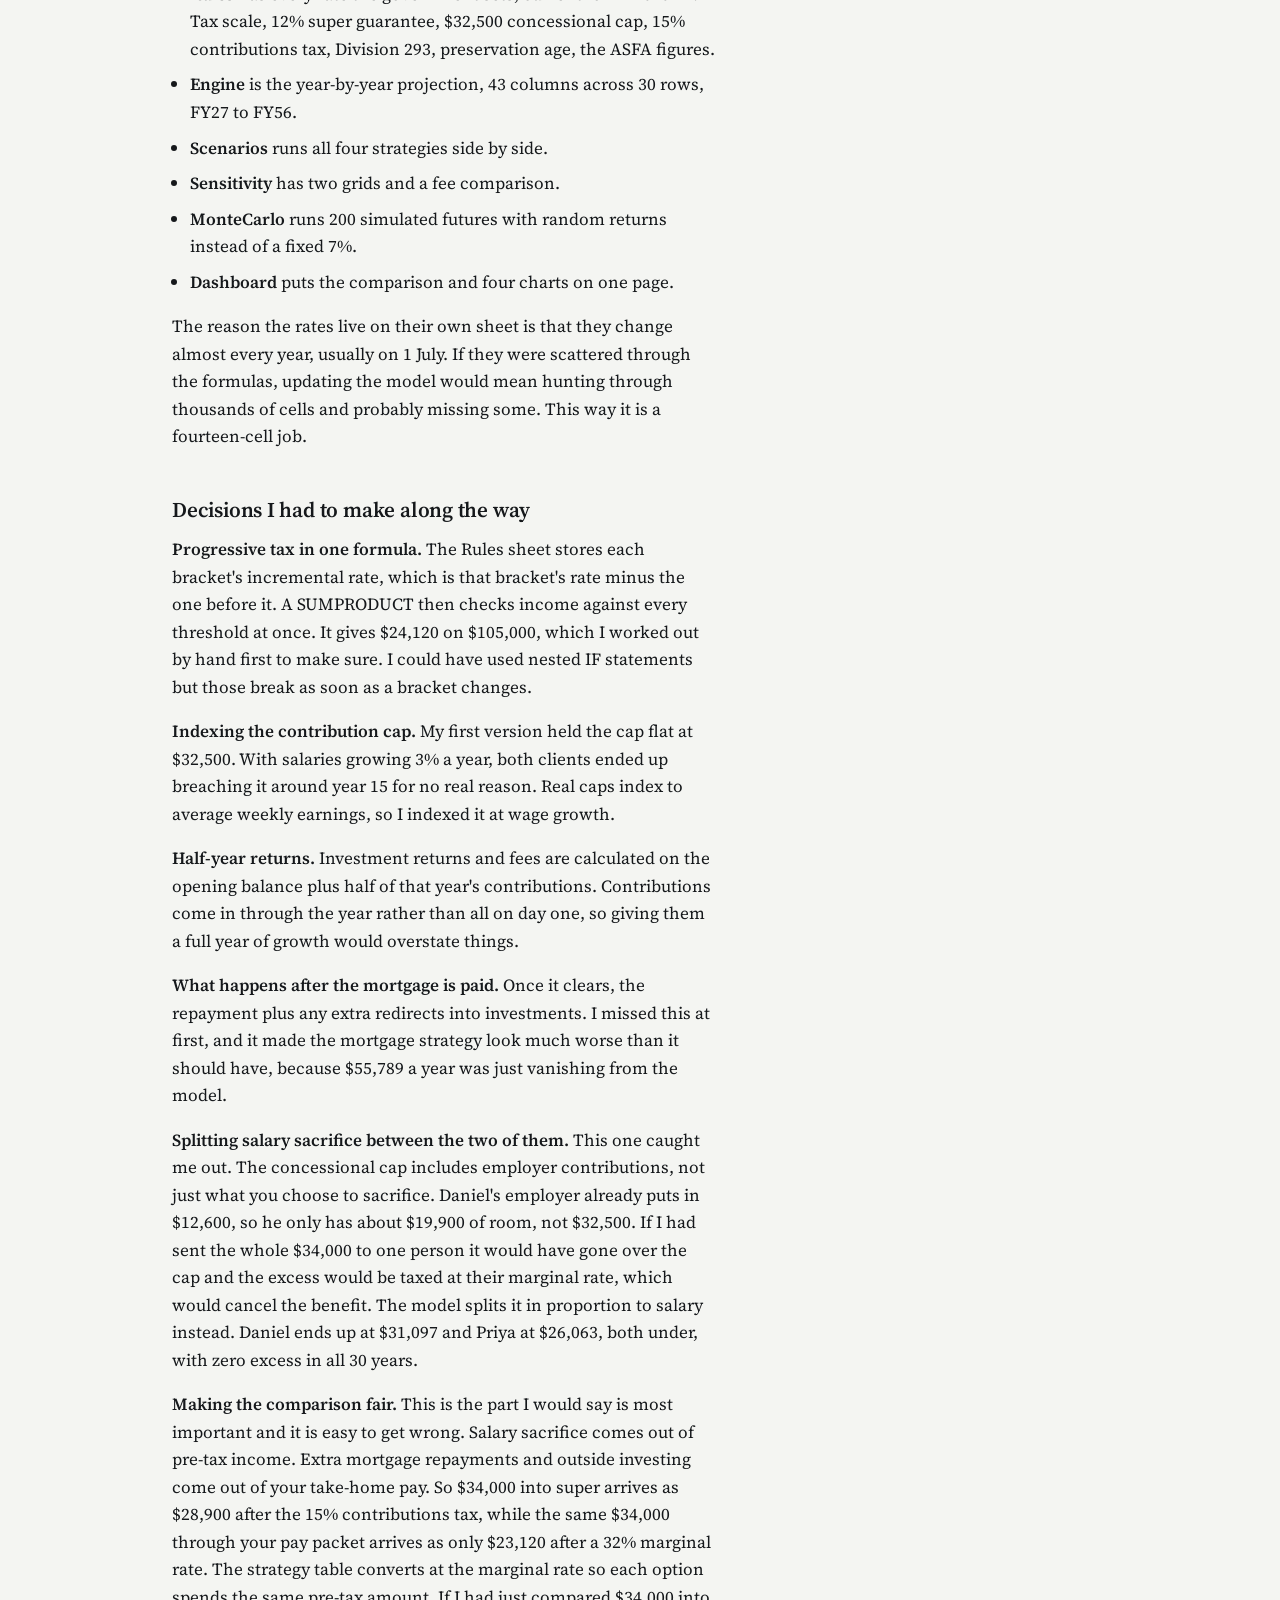
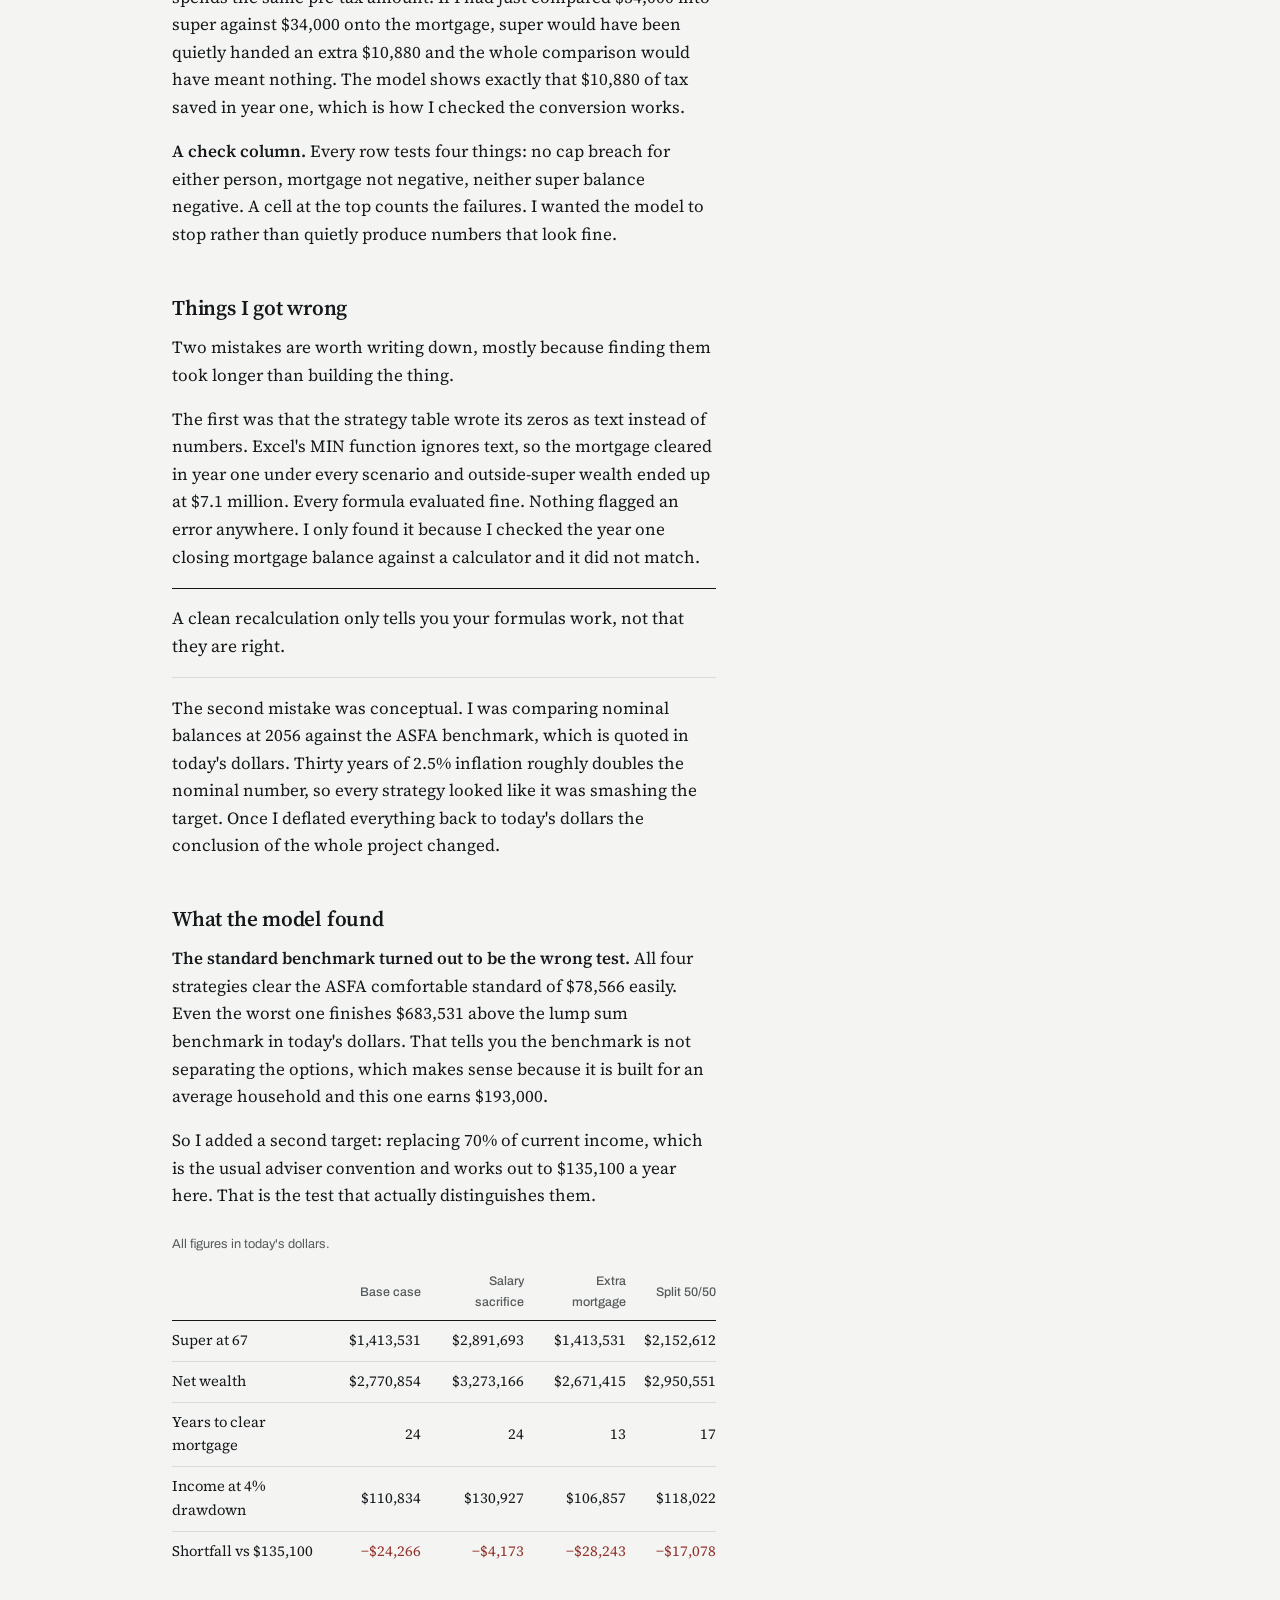
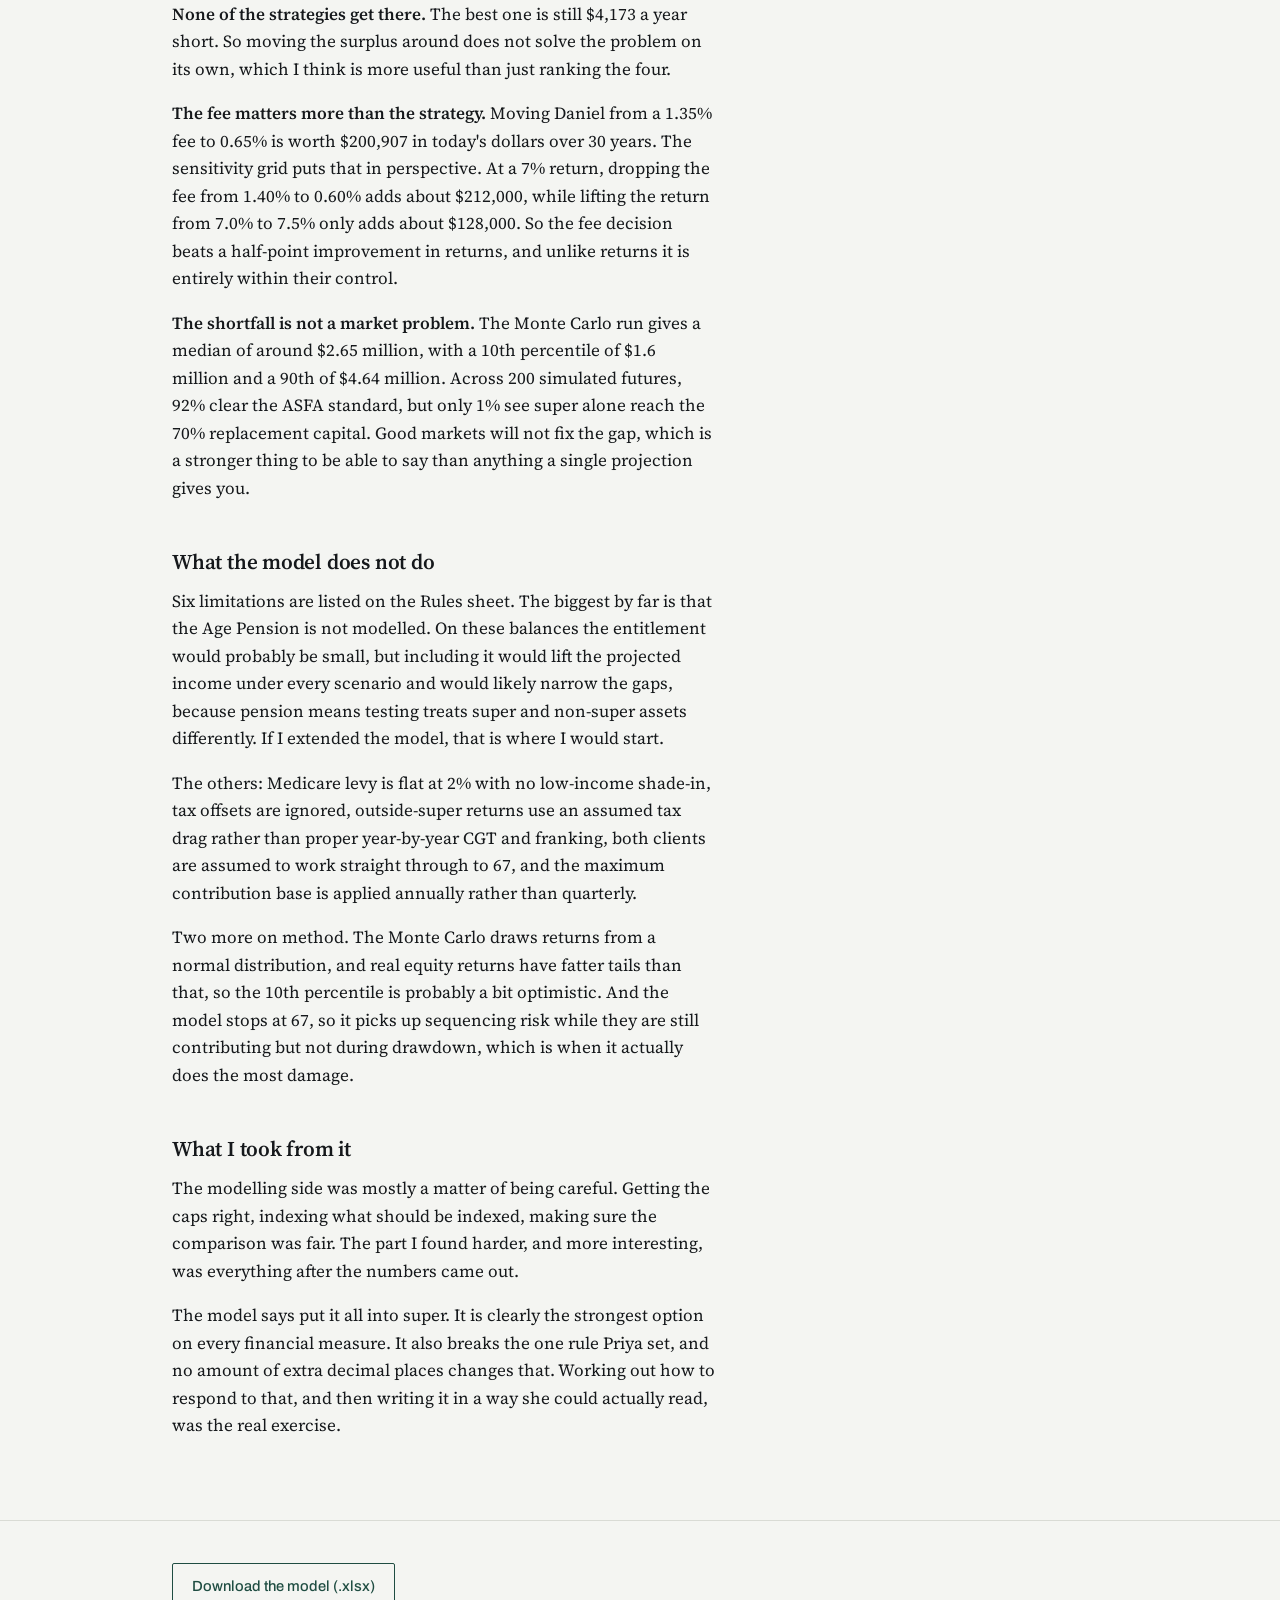
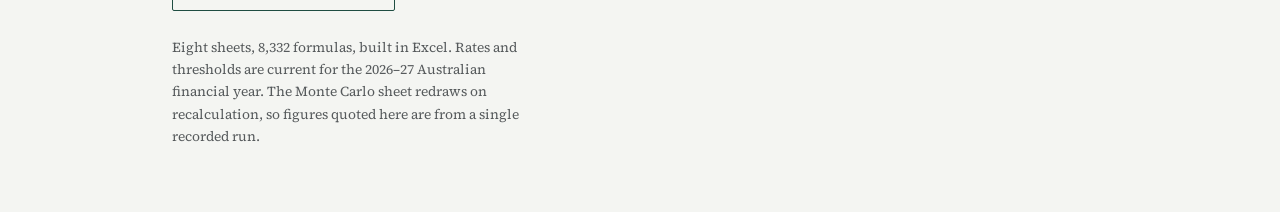
<file: work/wealth-management-case-study.html>
<!DOCTYPE html>
<html lang="en-AU">
<head>
<meta charset="utf-8">
<meta name="viewport" content="width=device-width, initial-scale=1">
<title>Wealth management case study | Ryan Lai</title>
<meta name="description" content="A retirement model for a hypothetical Australian household: four strategies for $34,000 a year, and what the numbers said.">
<link rel="preconnect" href="https://fonts.googleapis.com">
<link rel="preconnect" href="https://fonts.gstatic.com" crossorigin>
<link href="https://fonts.googleapis.com/css2?family=Archivo:wght@400;500;600&family=Source+Serif+4:opsz,wght@8..60,400;8..60,600&display=swap" rel="stylesheet">
<link rel="stylesheet" href="../assets/style.css">
</head>
<body>

<nav><div class="wrap">
  <span class="name">Ryan Lai</span>
  <a class="back" href="../index.html#work">All work</a>
</div></nav>

<header><div class="wrap">
  <h1>Four ways to use $34,000 a year</h1>
  <p class="standfirst">A retirement model for an Australian household in their late thirties, built to test which use of their spare income actually gets them where they want to go.</p>

  <div class="finding">
    <div class="finding-grid c4">
      <div class="fcell"><span class="flabel">Leave it invested</span><span class="fnum neg">&minus;$24,266</span></div>
      <div class="fcell"><span class="flabel">All to super</span><span class="fnum neg">&minus;$4,173</span></div>
      <div class="fcell"><span class="flabel">All to mortgage</span><span class="fnum neg">&minus;$28,243</span></div>
      <div class="fcell"><span class="flabel">Split evenly</span><span class="fnum neg">&minus;$17,078</span></div>
    </div>
    <p class="finding-note">Annual shortfall against their retirement income objective, in today's dollars. <strong>No strategy reaches it.</strong> The largest single gain available to them turned out to have nothing to do with the allocation question they asked.</p>
  </div>

  <div class="meta">
    <div><b>8</b> sheets</div>
    <div><b>8,332</b> formulas</div>
    <div><b>30</b>-year projection</div>
    <div><b>200</b> simulated return paths</div>
  </div>
</div></header>

<div class="wrap">
  <section class="choose">
    <p>Two write-ups of the same project. Pick either.</p>
    <div class="tabs" role="tablist">
      <button class="tab" role="tab" id="t-build" aria-controls="p-build" aria-selected="true">How I built it</button>
      <button class="tab" role="tab" id="t-advice" aria-controls="p-advice" aria-selected="false">The advice the client receives</button>
    </div>
  </section>

  <!-- ==================== BUILD ==================== -->
  <article class="doc" id="p-build" role="tabpanel" aria-labelledby="t-build">
    <p class="lede">The client is made up. Nothing here is personal financial advice. The figures behind the client come from published Australian data, listed below.</p>

    <h2>Why I did this</h2>
    <p>I took a wealth management course late in my degree and it changed how I thought about finance. Most of what I had built before that was market-facing. Portfolio optimisation, FX hedging, regressions on monthly returns. All useful, but it never really touched anyone. The question in wealth management is simpler and harder to avoid: is this household's money actually doing anything for them?</p>
    <p>That stuck with me after the course ended, so I wanted to sit down and work through it properly instead of leaving it as something I had just read about.</p>
    <p>The project has two parts. An Excel model, and a written recommendation. The model was the part I roughly knew how to do. Turning the output into advice for a specific household, with their own constraints and trade-offs, was the part I wanted to learn.</p>

    <h2>Making up the client</h2>
    <p>I thought about using a real person and decided not to. Giving personal financial advice in Australia needs an AFSL or authorisation under one, and I have neither. A made-up household avoids that entirely.</p>
    <p>The problem with a made-up household is that anyone can invent one. So instead of picking numbers that felt right, I pulled them from published sources.</p>
    <div class="tw"><table class="src">
      <thead><tr><th>Input</th><th>Value</th><th>Source</th></tr></thead>
      <tbody>
        <tr><td>Incomes</td><td>$105,000 and $88,000</td><td>ABS Average Weekly Earnings</td></tr>
        <tr><td>Super balances</td><td>$92,000 and $68,000</td><td>ATO Taxation Statistics, 35&ndash;39 band</td></tr>
        <tr><td>Fund fees</td><td>1.35% and 0.65%</td><td>APRA Quarterly Super Performance</td></tr>
        <tr><td>Mortgage rate</td><td>5.90%</td><td>RBA housing lending rates</td></tr>
        <tr><td>Retirement target</td><td>$78,566 a year</td><td>ASFA Retirement Standard, Mar 2026</td></tr>
      </tbody>
    </table></div>
    <p>Daniel Whitmore is 38 and works in marketing. Priya Whitmore is 36 and is a nurse in the NSW public system. One child, aged 4. They owe $720,000 on a house in western Sydney, have $70,000 saved outside super, and have about $34,000 a year of pre-tax income left over that is not doing anything in particular.</p>
    <p>Three things in that profile are deliberate.</p>
    <p><strong>Priya's super is $24,000 behind Daniel's.</strong> She earns less and took 18 months out of work. This is a very common pattern in Australia and it is why the model keeps two separate super accounts instead of one household balance. Contribution caps and contributions tax apply per person, so you cannot merge them.</p>
    <p><strong>They are in different types of fund.</strong> Daniel is in a retail fund, Priya is in an industry fund. That difference ended up producing the biggest single finding in the project, which I did not expect when I set it up.</p>
    <p><strong>Priya wants money she can get to before 60.</strong> I put this in as a constraint rather than a preference. Without it the model gives one obvious answer, which is to put everything into super. With it, that answer is off the table no matter what the numbers say. Working out how to handle that was more interesting than the maths.</p>

    <h2>The question</h2>
    <p class="pull">Given $34,000 of pre-tax surplus a year, what split between super contributions, extra mortgage repayments and investing outside super gives them the best shot at their retirement target without breaking the liquidity constraint?</p>
    <p>Everything in the model is there to answer that one sentence.</p>

    <h2>How the model is put together</h2>
    <p>Eight sheets, 8,332 formulas, no formula errors on recalculation.</p>
    <ul>
      <li><strong>ClientBrief</strong> has the household, the goals, the constraint, and where each input came from.</li>
      <li><strong>Inputs</strong> is the control panel. Every number I chose sits here and nowhere else. Blue for inputs, black for formulas, yellow for the assumptions I was least sure about.</li>
      <li><strong>Rules</strong> has every rate the government sets, current for FY2026-27. Tax scale, 12% super guarantee, $32,500 concessional cap, 15% contributions tax, Division 293, preservation age, the ASFA figures.</li>
      <li><strong>Engine</strong> is the year-by-year projection, 43 columns across 30 rows, FY27 to FY56.</li>
      <li><strong>Scenarios</strong> runs all four strategies side by side.</li>
      <li><strong>Sensitivity</strong> has two grids and a fee comparison.</li>
      <li><strong>MonteCarlo</strong> runs 200 simulated futures with random returns instead of a fixed 7%.</li>
      <li><strong>Dashboard</strong> puts the comparison and four charts on one page.</li>
    </ul>
    <p>The reason the rates live on their own sheet is that they change almost every year, usually on 1 July. If they were scattered through the formulas, updating the model would mean hunting through thousands of cells and probably missing some. This way it is a fourteen-cell job.</p>

    <h2>Decisions I had to make along the way</h2>
    <p><strong>Progressive tax in one formula.</strong> The Rules sheet stores each bracket's incremental rate, which is that bracket's rate minus the one before it. A SUMPRODUCT then checks income against every threshold at once. It gives $24,120 on $105,000, which I worked out by hand first to make sure. I could have used nested IF statements but those break as soon as a bracket changes.</p>
    <p><strong>Indexing the contribution cap.</strong> My first version held the cap flat at $32,500. With salaries growing 3% a year, both clients ended up breaching it around year 15 for no real reason. Real caps index to average weekly earnings, so I indexed it at wage growth.</p>
    <p><strong>Half-year returns.</strong> Investment returns and fees are calculated on the opening balance plus half of that year's contributions. Contributions come in through the year rather than all on day one, so giving them a full year of growth would overstate things.</p>
    <p><strong>What happens after the mortgage is paid.</strong> Once it clears, the repayment plus any extra redirects into investments. I missed this at first, and it made the mortgage strategy look much worse than it should have, because $55,789 a year was just vanishing from the model.</p>
    <p><strong>Splitting salary sacrifice between the two of them.</strong> This one caught me out. The concessional cap includes employer contributions, not just what you choose to sacrifice. Daniel's employer already puts in $12,600, so he only has about $19,900 of room, not $32,500. If I had sent the whole $34,000 to one person it would have gone over the cap and the excess would be taxed at their marginal rate, which would cancel the benefit. The model splits it in proportion to salary instead. Daniel ends up at $31,097 and Priya at $26,063, both under, with zero excess in all 30 years.</p>
    <p><strong>Making the comparison fair.</strong> This is the part I would say is most important and it is easy to get wrong. Salary sacrifice comes out of pre-tax income. Extra mortgage repayments and outside investing come out of your take-home pay. So $34,000 into super arrives as $28,900 after the 15% contributions tax, while the same $34,000 through your pay packet arrives as only $23,120 after a 32% marginal rate. The strategy table converts at the marginal rate so each option spends the same pre-tax amount. If I had just compared $34,000 into super against $34,000 onto the mortgage, super would have been quietly handed an extra $10,880 and the whole comparison would have meant nothing. The model shows exactly that $10,880 of tax saved in year one, which is how I checked the conversion works.</p>
    <p><strong>A check column.</strong> Every row tests four things: no cap breach for either person, mortgage not negative, neither super balance negative. A cell at the top counts the failures. I wanted the model to stop rather than quietly produce numbers that look fine.</p>

    <h2>Things I got wrong</h2>
    <p>Two mistakes are worth writing down, mostly because finding them took longer than building the thing.</p>
    <p>The first was that the strategy table wrote its zeros as text instead of numbers. Excel's MIN function ignores text, so the mortgage cleared in year one under every scenario and outside-super wealth ended up at $7.1 million. Every formula evaluated fine. Nothing flagged an error anywhere. I only found it because I checked the year one closing mortgage balance against a calculator and it did not match.</p>
    <p class="pull">A clean recalculation only tells you your formulas work, not that they are right.</p>
    <p>The second mistake was conceptual. I was comparing nominal balances at 2056 against the ASFA benchmark, which is quoted in today's dollars. Thirty years of 2.5% inflation roughly doubles the nominal number, so every strategy looked like it was smashing the target. Once I deflated everything back to today's dollars the conclusion of the whole project changed.</p>

    <h2>What the model found</h2>
    <p><strong>The standard benchmark turned out to be the wrong test.</strong> All four strategies clear the ASFA comfortable standard of $78,566 easily. Even the worst one finishes $683,531 above the lump sum benchmark in today's dollars. That tells you the benchmark is not separating the options, which makes sense because it is built for an average household and this one earns $193,000.</p>
    <p>So I added a second target: replacing 70% of current income, which is the usual adviser convention and works out to $135,100 a year here. That is the test that actually distinguishes them.</p>
    <div class="tw"><table>
      <caption>All figures in today's dollars.</caption>
      <thead><tr><th>&nbsp;</th><th>Base case</th><th>Salary sacrifice</th><th>Extra mortgage</th><th>Split 50/50</th></tr></thead>
      <tbody>
        <tr><td>Super at 67</td><td>$1,413,531</td><td>$2,891,693</td><td>$1,413,531</td><td>$2,152,612</td></tr>
        <tr><td>Net wealth</td><td>$2,770,854</td><td>$3,273,166</td><td>$2,671,415</td><td>$2,950,551</td></tr>
        <tr><td>Years to clear mortgage</td><td>24</td><td>24</td><td>13</td><td>17</td></tr>
        <tr><td>Income at 4% drawdown</td><td>$110,834</td><td>$130,927</td><td>$106,857</td><td>$118,022</td></tr>
        <tr><td>Shortfall vs $135,100</td><td class="n">&minus;$24,266</td><td class="n">&minus;$4,173</td><td class="n">&minus;$28,243</td><td class="n">&minus;$17,078</td></tr>
      </tbody>
    </table></div>
    <p><strong>None of the strategies get there.</strong> The best one is still $4,173 a year short. So moving the surplus around does not solve the problem on its own, which I think is more useful than just ranking the four.</p>
    <p><strong>The fee matters more than the strategy.</strong> Moving Daniel from a 1.35% fee to 0.65% is worth $200,907 in today's dollars over 30 years. The sensitivity grid puts that in perspective. At a 7% return, dropping the fee from 1.40% to 0.60% adds about $212,000, while lifting the return from 7.0% to 7.5% only adds about $128,000. So the fee decision beats a half-point improvement in returns, and unlike returns it is entirely within their control.</p>
    <p><strong>The shortfall is not a market problem.</strong> The Monte Carlo run gives a median of around $2.65 million, with a 10th percentile of $1.6 million and a 90th of $4.64 million. Across 200 simulated futures, 92% clear the ASFA standard, but only 1% see super alone reach the 70% replacement capital. Good markets will not fix the gap, which is a stronger thing to be able to say than anything a single projection gives you.</p>

    <h2>What the model does not do</h2>
    <p>Six limitations are listed on the Rules sheet. The biggest by far is that the Age Pension is not modelled. On these balances the entitlement would probably be small, but including it would lift the projected income under every scenario and would likely narrow the gaps, because pension means testing treats super and non-super assets differently. If I extended the model, that is where I would start.</p>
    <p>The others: Medicare levy is flat at 2% with no low-income shade-in, tax offsets are ignored, outside-super returns use an assumed tax drag rather than proper year-by-year CGT and franking, both clients are assumed to work straight through to 67, and the maximum contribution base is applied annually rather than quarterly.</p>
    <p>Two more on method. The Monte Carlo draws returns from a normal distribution, and real equity returns have fatter tails than that, so the 10th percentile is probably a bit optimistic. And the model stops at 67, so it picks up sequencing risk while they are still contributing but not during drawdown, which is when it actually does the most damage.</p>

    <h2>What I took from it</h2>
    <p>The modelling side was mostly a matter of being careful. Getting the caps right, indexing what should be indexed, making sure the comparison was fair. The part I found harder, and more interesting, was everything after the numbers came out.</p>
    <p>The model says put it all into super. It is clearly the strongest option on every financial measure. It also breaks the one rule Priya set, and no amount of extra decimal places changes that. Working out how to respond to that, and then writing it in a way she could actually read, was the real exercise.</p>
  </article>

  <!-- ==================== ADVICE ==================== -->
  <article class="doc" id="p-advice" role="tabpanel" aria-labelledby="t-advice" hidden>
    <p class="lede">A hypothetical case prepared as an academic exercise. Daniel and Priya Whitmore are not real people. Nothing in this document constitutes personal financial advice.</p>

    <h2>1. Scope of this advice</h2>
    <p>This advice addresses three matters you raised:</p>
    <ul>
      <li>The allocation of approximately $34,000 per annum of surplus pre-tax income between superannuation contributions, additional mortgage repayments and non-superannuation investment.</li>
      <li>Whether your current retirement trajectory meets your stated objectives.</li>
      <li>The suitability of your existing superannuation arrangements.</li>
    </ul>
    <p>This advice does not address personal insurance, estate planning, or retirement drawdown strategy. Those matters fall outside the scope you requested and are noted in Section 9.</p>

    <h2>2. Your circumstances</h2>
    <div class="tw"><table class="src">
      <thead><tr><th>&nbsp;</th><th>Daniel</th><th>Priya</th></tr></thead>
      <tbody>
        <tr><td>Age</td><td>38</td><td>36</td></tr>
        <tr><td>Occupation</td><td>Marketing manager</td><td>Registered nurse</td></tr>
        <tr><td>Gross salary</td><td>$105,000</td><td>$88,000</td></tr>
        <tr><td>Superannuation balance</td><td>$92,000</td><td>$68,000</td></tr>
        <tr><td>Fund type</td><td>Retail</td><td>Industry</td></tr>
      </tbody>
    </table></div>
    <p><strong>Household position.</strong> One dependent child, aged 4. Owner-occupied property in western Sydney with a mortgage of $720,000 at 5.90% variable and 25 years remaining. Non-superannuation assets of $70,000, comprising $45,000 in an offset account and $25,000 in a listed equity portfolio.</p>
    <p><strong>Superannuation balance differential.</strong> Priya's balance is $24,000 below Daniel's. This reflects both her lower salary base and an 18-month absence from the workforce. Left unaddressed, this differential compounds to approximately $135,000 by age 67. Section 7.4 addresses this.</p>

    <h2>3. Your objectives</h2>
    <p>You identified three objectives, in the following order of priority:</p>
    <ul>
      <li>Retirement at age 67 with an income sufficient to maintain your current standard of living.</li>
      <li>Discharge of the mortgage prior to retirement.</li>
      <li>Productive allocation of the surplus cash flow currently uncommitted.</li>
    </ul>

    <h2>4. Your constraints</h2>
    <p><strong>Liquidity.</strong> Priya has indicated a requirement for accessible capital prior to preservation age, being age 60, to accommodate a potential career transition. This has been treated as a binding constraint rather than a preference, and it materially affects the recommendation set out in Section 8.</p>
    <p><strong>Risk tolerance.</strong> You have described your position as balanced to growth, with differing tolerances between you. The modelling assumes a growth-tilted allocation returning 7% per annum gross, consistent with that profile.</p>

    <h2>5. Existing superannuation arrangements</h2>
    <p>Daniel's fund charges total fees of approximately 1.35% per annum. A comparable MySuper option charges approximately 0.65%.</p>
    <p class="pull">Over the 30 years to retirement, this differential is worth $200,907 in present-value terms.</p>
    <p>To place this in context, sensitivity analysis indicates that a 0.80 percentage point reduction in fees contributes approximately $212,000 to the terminal balance, whereas a 0.50 percentage point improvement in gross investment return contributes approximately $128,000. The fee reduction therefore delivers a greater benefit than a material improvement in investment performance, and unlike investment performance it is within your control.</p>

    <h2>6. Strategy analysis</h2>
    <p>Four allocation strategies were modelled over a 30-year projection to age 67. Each strategy applies the identical $34,000 of pre-tax income.</p>
    <p><strong>Basis of comparison.</strong> Concessional superannuation contributions are made from pre-tax income and are taxed at 15% on entry, so $34,000 directed to superannuation results in $28,900 received by the fund. Additional mortgage repayments and non-superannuation investment are funded from after-tax income at a marginal rate of 32%, so the same $34,000 results in $23,120 available. The model converts at the marginal rate to ensure each strategy applies an equivalent pre-tax commitment. A comparison on gross dollars would understate the after-tax cost of the non-superannuation strategies by $10,880 per annum.</p>

    <h3>6.1 Strategy A: Retain current arrangements</h3>
    <p>Surplus directed to non-superannuation investment. Mortgage amortises on schedule and is discharged in year 24. Terminal superannuation of $1,413,531 and total net wealth of $2,770,854, both in present-value terms. Capital remains fully accessible throughout.</p>

    <h3>6.2 Strategy B: Full concessional contribution</h3>
    <p>Surplus directed to superannuation by way of salary sacrifice, apportioned between you in proportion to salary to remain within the concessional contributions cap of $32,500 per person.</p>
    <p>Terminal superannuation of $2,891,693, being approximately double Strategy A. This reflects both the higher net contribution and the concessional tax treatment of earnings within the superannuation environment.</p>
    <p>Non-superannuation assets fall to $381,473. All contributed capital is preserved until age 60. <strong>This strategy is inconsistent with the liquidity constraint set out in Section 4.</strong></p>

    <h3>6.3 Strategy C: Accelerated mortgage repayment</h3>
    <p>Surplus directed to additional principal repayments. Mortgage discharged in year 13, when Daniel is 51. Terminal superannuation of $1,413,531 and total net wealth of $2,671,415, the lowest of the four strategies.</p>
    <p>Accelerated repayment delivers a certain, tax-free return equal to the mortgage rate of 5.90%. Over a 30-year horizon this is outperformed by concessional contributions, which benefit from a 17 percentage point tax differential on entry and concessional treatment of earnings thereafter. The modelling does not capture the non-financial value of unencumbered home ownership at age 51, which is a legitimate consideration in its favour.</p>

    <h3>6.4 Strategy D: Equal allocation</h3>
    <p>Surplus divided equally between superannuation and additional mortgage repayment. Mortgage discharged in year 17. Terminal superannuation of $2,152,612 and total net wealth of $2,950,551.</p>

    <h3>6.5 Comparative summary</h3>
    <div class="tw"><table>
      <caption>All figures in present-value terms.</caption>
      <thead><tr><th>&nbsp;</th><th>Strategy A</th><th>Strategy B</th><th>Strategy C</th><th>Strategy D</th></tr></thead>
      <tbody>
        <tr><td>Terminal superannuation</td><td>$1,413,531</td><td>$2,891,693</td><td>$1,413,531</td><td>$2,152,612</td></tr>
        <tr><td>Total net wealth</td><td>$2,770,854</td><td>$3,273,166</td><td>$2,671,415</td><td>$2,950,551</td></tr>
        <tr><td>Years to mortgage discharge</td><td>24</td><td>24</td><td>13</td><td>17</td></tr>
        <tr><td>Income at 4% drawdown</td><td>$110,834</td><td>$130,927</td><td>$106,857</td><td>$118,022</td></tr>
      </tbody>
    </table></div>

    <h2>7. Retirement adequacy</h2>
    <h3>7.1 Against the ASFA benchmark</h3>
    <p>The ASFA Retirement Standard sets the comfortable benchmark for a homeowner couple at $78,566 per annum, supported by a lump sum of $730,000.</p>
    <p><strong>All four strategies satisfy this benchmark.</strong> The least favourable strategy exceeds the lump sum benchmark by $683,531 in present-value terms. The benchmark does not discriminate between the strategies and is not an appropriate measure of adequacy for a household at your income level.</p>

    <h3>7.2 Against income replacement</h3>
    <p>A 70% replacement of current household income implies a retirement income objective of $135,100 per annum.</p>
    <div class="tw"><table>
      <thead><tr><th>&nbsp;</th><th>Strategy A</th><th>Strategy B</th><th>Strategy C</th><th>Strategy D</th></tr></thead>
      <tbody><tr><td>Shortfall against objective</td><td class="n">($24,266)</td><td class="n">($4,173)</td><td class="n">($28,243)</td><td class="n">($17,078)</td></tr></tbody>
    </table></div>
    <p><strong>No strategy achieves the objective.</strong> The most favourable outcome remains $4,173 per annum short. Reallocation of the surplus alone is therefore insufficient to meet your stated retirement objective.</p>

    <h3>7.3 Stochastic analysis</h3>
    <p>The projections above assume a constant 7% annual return. To test sensitivity to market variability, the model was run across 200 simulated return paths.</p>
    <p>The median terminal superannuation balance is approximately $2.65 million, with a 10th percentile outcome of $1.6 million and a 90th percentile outcome of $4.64 million.</p>
    <p>Across those paths, <strong>92% satisfy the ASFA comfortable benchmark</strong> and <strong>1% achieve the 70% replacement objective from superannuation alone</strong>. The shortfall identified in Section 7.2 is therefore structural rather than a function of market variability, and will not be resolved by favourable investment conditions.</p>

    <h3>7.4 Contribution differential</h3>
    <p>Contribution splitting or spouse contributions may be available to redirect a portion of Daniel's concessional contributions to Priya's account. This would reduce the balance differential identified in Section 2 and may deliver tax advantages. This has not been modelled and warrants separate consideration.</p>

    <h2>8. Recommendations</h2>
    <div class="rec">
      <h3>Recommendation 1: Transfer Daniel's superannuation to a lower-cost fund</h3>
      <p>Priority: immediate. Estimated benefit $200,907 in present-value terms. This recommendation requires no change to contribution levels, no increase in investment risk and no reduction in current expenditure.</p>
    </div>
    <div class="rec">
      <h3>Recommendation 2: Allocate the surplus between superannuation and mortgage repayment, weighted toward superannuation</h3>
      <p>Strategy B produces the strongest financial outcome but is inconsistent with your liquidity constraint. A weighted allocation captures the majority of the concessional tax benefit while retaining accessible capital prior to preservation age.</p>
      <p>The precise weighting should be determined by the quantum of accessible capital required to satisfy the constraint, which is a matter for discussion rather than calculation. As a reference point, Strategy D delivers $118,022 per annum against $110,834 under Strategy A and discharges the mortgage seven years earlier.</p>
    </div>
    <div class="rec">
      <h3>Recommendation 3: Address the residual shortfall through one or more structural measures</h3>
      <p><strong>Extended working life.</strong> Each additional year of employment beyond age 65 contributes disproportionately, as it combines an additional contribution year with an additional year of compounding on a substantial balance. Two additional years contributes more than any available reallocation of the surplus.</p>
      <p><strong>Revised income objective.</strong> A 70% replacement rate is a planning convention rather than a requirement. Your expenditure at age 67 will differ from your current expenditure, as the mortgage will be discharged and the dependent child will be independent.</p>
      <p><strong>Career progression.</strong> The model assumes salary growth of 3% per annum. Income growth above that rate reduces the shortfall without further action.</p>
    </div>

    <h2>9. Assumptions and limitations</h2>
    <p><strong>Assumptions.</strong> Gross investment return of 7% per annum on superannuation and 6.5% on non-superannuation assets. Inflation of 2.5% per annum. Salary growth of 3% per annum. Continuous employment by both parties to age 67. All rates and thresholds current for the 2026-27 financial year.</p>
    <p><strong>Limitations.</strong> The following have not been modelled and would affect the projections:</p>
    <ul>
      <li>Age Pension entitlement. On the projected balances any entitlement would be limited, but inclusion would improve the retirement income position under all strategies and would likely narrow the differences between them.</li>
      <li>Tax offsets and the Medicare levy low-income reduction.</li>
      <li>Year-by-year capital gains tax and franking credit treatment of non-superannuation assets, which are approximated by an assumed tax drag.</li>
      <li>Personal insurance and estate planning.</li>
      <li>Retirement drawdown strategy and sequencing risk after age 67.</li>
    </ul>
    <p>The stochastic analysis assumes normally distributed returns. Observed equity returns exhibit heavier tails, and the 10th percentile outcome should be regarded as somewhat optimistic.</p>
    <p><strong>Review.</strong> This advice is based on the circumstances set out in Section 2. Should those circumstances change, and in particular should either party take a further period of absence from the workforce, the projections should be revisited.</p>
  </article>
</div>

<footer><div class="wrap">
  <a class="dl" href="model/wealth-management-model.xlsx" download>Download the model (.xlsx)</a>
  <p class="fine">Eight sheets, 8,332 formulas, built in Excel. Rates and thresholds are current for the 2026&ndash;27 Australian financial year. The Monte Carlo sheet redraws on recalculation, so figures quoted here are from a single recorded run.</p>
</div></footer>

<script>
(function(){
  var tabs = Array.prototype.slice.call(document.querySelectorAll('.tab'));
  function show(tab){
    tabs.forEach(function(t){
      var sel = t === tab;
      t.setAttribute('aria-selected', sel);
      document.getElementById(t.getAttribute('aria-controls')).hidden = !sel;
    });
    tab.focus();
  }
  tabs.forEach(function(t, i){
    t.addEventListener('click', function(){ show(t); });
    t.addEventListener('keydown', function(e){
      if(e.key === 'ArrowRight' || e.key === 'ArrowLeft'){
        e.preventDefault();
        show(tabs[(i + (e.key === 'ArrowRight' ? 1 : tabs.length - 1)) % tabs.length]);
      }
    });
  });
})();
</script>
</body>
</html>
</file>
<file: assets/style.css>
/* Ryan Lai — portfolio
   Ink on cool paper. Red marks a shortfall, a failure or a cost; green marks a
   gain or an interactive element. Figures are tabular so columns align.
   Single stylesheet for the landing page and every case study page. */

:root{
  --paper:#F4F5F2;
  --ink:#15181B;
  --soft:#565A5C;
  --rule:#D9DBD5;
  --neg:#93312C;
  --pos:#1F4D42;
  --band:#6E2420;
  --band-ink:#F4F5F2;
  --serif:"Source Serif 4",Georgia,"Times New Roman",serif;
  --sans:"Archivo","Helvetica Neue",Arial,sans-serif;
  --measure:34rem;
}
@media (prefers-color-scheme:dark){
  :root{
    --paper:#16191A;--ink:#E8E9E4;--soft:#9AA09F;--rule:#2F3435;
    --neg:#D98077;--pos:#7FBBA8;
    --band:#5A1E1A;--band-ink:#F4F5F2;
  }
}
*{box-sizing:border-box}
html{-webkit-text-size-adjust:100%}
body{
  margin:0;background:var(--paper);color:var(--ink);
  font-family:var(--serif);font-size:1.0625rem;line-height:1.62;
  font-variant-numeric:tabular-nums lining-nums;
  -webkit-font-smoothing:antialiased;
}
.wrap{max-width:62rem;margin:0 auto;padding:0 1.75rem}
a{color:var(--pos);text-decoration-thickness:1px;text-underline-offset:.18em}
a:hover{color:var(--ink)}
a:focus-visible,button:focus-visible{outline:2px solid var(--pos);outline-offset:3px}
.band a:hover{text-decoration-color:var(--band-ink)}

/*
  springy hover — every clickable element lifts and slightly
  overshoots on hover rather than sliding linearly. transform only, so
  nothing reflows. .doc a and .links a get display:inline-block
  because a plain inline element ignores transform outright — .links
  a sits inside an <li>, so it isn't itself a flex item even though
  its parent list is. nav .back and .nextprev a don't need the fix,
  they're already blockified as direct flex items of their containers.
*/
nav .back,
.tab,
.dl,
.nextprev a,
.doc a,
.links a{transition:transform 220ms cubic-bezier(.34,1.56,.64,1)}
.doc a,
.links a{display:inline-block}
nav .back:hover,
.tab:hover,
.dl:hover,
.nextprev a:hover,
.doc a:hover,
.links a:hover{transform:translateY(-2px) scale(1.03)}

.skip{position:absolute;left:-999px}
.skip:focus{left:1rem;top:1rem;background:var(--ink);color:var(--paper);padding:.5rem 1rem;font-family:var(--sans);font-size:.85rem;z-index:10;text-decoration:none}

/* nav */
nav{border-bottom:1px solid var(--rule)}
nav .wrap{display:flex;justify-content:space-between;align-items:baseline;padding-top:1.1rem;padding-bottom:1.1rem}
nav .name{font-family:var(--sans);font-weight:600;font-size:.9rem;letter-spacing:.01em;text-decoration:none;color:var(--ink)}
nav .name:hover{color:var(--pos)}
nav .back{font-family:var(--sans);font-size:.82rem;color:var(--soft);text-decoration:none}
nav .back:hover{color:var(--ink)}

/* hero */
header{padding:4.5rem 0 3rem}
h1{font-size:clamp(1.85rem,4.6vw,2.9rem);line-height:1.1;font-weight:600;margin:0 0 1.1rem;letter-spacing:-.018em;max-width:23ch}
.standfirst{font-size:1.2rem;line-height:1.55;color:var(--soft);max-width:47ch;margin:0}

/* the finding */
.finding{margin:3.4rem 0 0;border-top:1px solid var(--ink);padding-top:1.1rem}
.finding-grid{display:grid;gap:1.4rem}
.finding-grid.c2{grid-template-columns:repeat(2,1fr);max-width:38rem}
.finding-grid.c3{grid-template-columns:repeat(3,1fr);max-width:50rem}
.finding-grid.c4{grid-template-columns:repeat(4,1fr)}
.fcell .flabel{font-family:var(--sans);font-size:.76rem;font-weight:500;color:var(--soft);display:block;margin-bottom:.35rem;line-height:1.3}
.fcell .fnum{font-size:clamp(1.45rem,3.6vw,2.25rem);font-weight:600;letter-spacing:-.02em;display:block;line-height:1.08}
.fnum.neg{color:var(--neg)}
.fnum.pos{color:var(--pos)}
.fcell .funit{font-family:var(--sans);font-size:.74rem;color:var(--soft);display:block;margin-top:.3rem}
.finding-note{margin:1.5rem 0 0;max-width:52ch;color:var(--soft);font-size:1rem}
.finding-note strong{color:var(--ink);font-weight:600}

/* meta */
.meta{border-top:1px solid var(--rule);border-bottom:1px solid var(--rule);margin-top:3rem;padding:1.3rem 0;display:flex;flex-wrap:wrap;gap:2.6rem}
.meta div{font-family:var(--sans);font-size:.85rem;color:var(--soft)}
.meta b{color:var(--ink);font-weight:600}

/*
  band — full-bleed dark red behind the hero and the closing "open to
  roles" section on the landing page. Applied to a <header> or
  <section>, which are already full viewport width; only the .wrap
  inside stays measured. Everything below fixes an element that reads
  fine on --paper but breaks on --band.
*/
.band{background:var(--band);color:var(--band-ink)}
.band .standfirst,
.band .intro,
.band .meta div{color:color-mix(in srgb, var(--band-ink) 75%, transparent)}
.band .meta{
  border-top-color:color-mix(in srgb, var(--band-ink) 30%, transparent);
  border-bottom-color:color-mix(in srgb, var(--band-ink) 30%, transparent);
}
.band .meta b{color:var(--band-ink)}
.band .links a{
  color:var(--band-ink);
  text-decoration-color:color-mix(in srgb, var(--band-ink) 45%, transparent);
}
.band .dl{border-color:var(--band-ink);color:var(--band-ink)}
.band .dl:hover{background:var(--band-ink);color:var(--band)}

/* document toggle, used only where a page carries two write-ups */
.choose{padding:3.2rem 0 0}
.choose p{font-family:var(--sans);font-size:.88rem;color:var(--soft);margin:0 0 .9rem}
.tabs{display:flex;gap:.5rem;flex-wrap:wrap}
.tab{
  font-family:var(--sans);font-size:.92rem;font-weight:500;
  background:none;border:1px solid var(--rule);color:var(--soft);
  padding:.65rem 1.15rem;border-radius:2px;cursor:pointer;
}
.tab:hover{color:var(--ink);border-color:var(--soft)}
.tab[aria-selected="true"]{background:var(--ink);border-color:var(--ink);color:var(--paper)}
@media (prefers-color-scheme:dark){.tab[aria-selected="true"]{color:#16191A}}

/* documents */
.doc{padding:2.6rem 0 4rem;max-width:var(--measure)}
.doc[hidden]{display:none}
.doc .lede{color:var(--soft);font-size:.92rem;border-left:2px solid var(--rule);padding-left:.9rem;margin:0 0 2.4rem;font-style:italic}
.doc h2{font-size:1.32rem;font-weight:600;letter-spacing:-.01em;margin:2.9rem 0 .8rem;line-height:1.25}
.doc h2:first-of-type{margin-top:0}
.doc h3{font-size:1.02rem;font-weight:600;margin:1.9rem 0 .5rem}
.doc p{margin:0 0 1.05rem}
.doc ul{margin:0 0 1.05rem;padding-left:1.1rem}
.doc li{margin-bottom:.5rem}
.doc strong{font-weight:600}
.pull{border-top:1px solid var(--ink);border-bottom:1px solid var(--rule);padding:1rem 0;margin:1.8rem 0;font-size:1.08rem}
.rec{border-left:2px solid var(--pos);padding-left:1rem;margin:1.6rem 0}
.rec h3{margin-top:0;color:var(--pos)}

/* tables */
.tw{overflow-x:auto;margin:1.5rem 0 1.8rem;-webkit-overflow-scrolling:touch}
table{border-collapse:collapse;width:100%;min-width:28rem;font-size:.92rem}
caption{text-align:left;font-family:var(--sans);font-size:.8rem;color:var(--soft);padding-bottom:.55rem}
th,td{text-align:right;padding:.5rem .55rem;border-bottom:1px solid var(--rule)}
th:first-child,td:first-child{text-align:left;padding-left:0}
td:last-child,th:last-child{padding-right:0}
thead th{font-family:var(--sans);font-size:.78rem;font-weight:500;color:var(--soft);border-bottom:1px solid var(--ink)}
tbody tr:last-child td{border-bottom:none}
td.n{color:var(--neg)}
td.p{color:var(--pos)}
.src td,.src th{font-size:.86rem}

/* figures drawn from the numbers in the text */
figure{margin:2.2rem 0;max-width:var(--measure)}
figcaption{font-family:var(--sans);font-size:.8rem;color:var(--soft);margin-bottom:1rem;line-height:1.45}
.bars{display:grid;gap:.55rem}
.bar-row{display:grid;grid-template-columns:9rem 1fr 4.2rem;align-items:center;gap:.7rem;font-size:.88rem}
.bar-label{font-family:var(--sans);font-size:.79rem;color:var(--soft);line-height:1.25}
.bar-track{position:relative;height:1.3rem;background:var(--rule)}
.bar-fill{position:absolute;top:0;bottom:0;left:0;background:var(--ink)}
.bar-fill.neg{background:var(--neg)}
.bar-fill.pos{background:var(--pos)}
.bar-val{text-align:right;font-weight:600;font-size:.9rem}
.bar-val.neg{color:var(--neg)}
.bar-val.pos{color:var(--pos)}
/* diverging: a zero line at the midpoint, bars growing either side */
.bar-track.zero::before{content:"";position:absolute;left:50%;top:-.22rem;bottom:-.22rem;width:1px;background:var(--soft);z-index:1}
.bar-fill.right{left:50%}
.bar-fill.left{right:50%;left:auto}
.axis{font-family:var(--sans);font-size:.72rem;color:var(--soft);margin-top:.7rem;display:flex;justify-content:space-between}
.axis-note{font-family:var(--sans);font-size:.72rem;color:var(--soft);margin-top:.7rem}

/* slot for a chart that needs a real plot exported from the source tool */
.slot{border:1px dashed var(--rule);padding:2.25rem 1.25rem;text-align:center;font-family:var(--sans);font-size:.8rem;color:var(--soft);line-height:1.5}
.slot img{max-width:100%;height:auto;display:block;margin:0 auto}

/* footer */
footer{border-top:1px solid var(--rule);padding:2.6rem 0 4rem}
.dl{display:inline-block;font-family:var(--sans);font-size:.92rem;font-weight:500;border:1px solid var(--pos);color:var(--pos);padding:.7rem 1.2rem;border-radius:2px;text-decoration:none}
.dl:hover{background:var(--pos);color:var(--paper)}
footer .fine{font-size:.86rem;color:var(--soft);max-width:50ch;margin:1.6rem 0 0}
.nextprev{font-family:var(--sans);font-size:.88rem;margin-top:2.2rem;display:flex;flex-wrap:wrap;gap:1.6rem}
.colophon{font-family:var(--sans);font-size:.82rem;color:var(--soft);display:flex;flex-wrap:wrap;justify-content:space-between;gap:.6rem 1.5rem}
.colophon a{color:var(--soft)}
.colophon a:hover{color:var(--ink)}

/* ============================================================
   Landing page
   ============================================================ */

main section{padding:3.4rem 0}
main section + section{border-top:1px solid var(--rule)}
h2{font-size:1.5rem;font-weight:600;letter-spacing:-.012em;line-height:1.2;margin:0 0 1.5rem}
.intro{color:var(--soft);max-width:52ch;margin:-.9rem 0 1.8rem}

/* a row of links, used under the hero and in contact */
.links{display:flex;flex-wrap:wrap;align-items:baseline;gap:.5rem 2rem;font-family:var(--sans);font-size:.9rem;margin:1.5rem 0 0;padding:0;list-style:none}
.links li{margin:0}

/* prose block on the landing page */
.copy{max-width:var(--measure)}
.copy p{margin:0 0 1.05rem}
.copy p:last-child{margin-bottom:0}

/* selected work — rule-separated rows, not boxes */
.work-list{border-top:1px solid var(--ink)}
.work-item{display:block;padding:1.5rem 0;border-bottom:1px solid var(--rule);text-decoration:none;color:inherit}
.work-head{display:flex;justify-content:space-between;align-items:baseline;gap:1rem}
.work-title{font-size:1.24rem;font-weight:600;letter-spacing:-.012em;margin:0;line-height:1.25;transition:transform 150ms ease}
.work-arrow{font-family:var(--sans);font-size:.95rem;color:var(--soft);flex:none;transition:transform 150ms ease}
.work-item:hover .work-title,
.work-item:focus-visible .work-title{color:var(--pos);transform:translateX(3px)}
.work-item:hover .work-arrow{color:var(--pos);transform:translateX(6px)}
.work-q{color:var(--soft);margin:.4rem 0 .8rem;max-width:54ch}
.work-meta{display:flex;flex-wrap:wrap;gap:.3rem 1.8rem;font-family:var(--sans);font-size:.78rem;color:var(--soft)}
.work-meta b{color:var(--ink);font-weight:600}

/* experience */
.roles{border-top:1px solid var(--rule)}
.role{display:grid;grid-template-columns:15rem 1fr;gap:1.5rem;padding:1.5rem 0;border-bottom:1px solid var(--rule)}
.role h3{font-size:1.02rem;font-weight:600;margin:0}
.role .org{font-family:var(--sans);font-size:.8rem;color:var(--soft);margin:.3rem 0 0}
.role p{margin:0;max-width:54ch}

/* toolkit */
.kit{display:grid;grid-template-columns:repeat(auto-fit,minmax(15rem,1fr));gap:2rem 2.4rem;border-top:1px solid var(--rule);padding-top:1.6rem}
.kit h3{font-family:var(--sans);font-size:.78rem;font-weight:500;color:var(--soft);margin:0 0 .45rem}
.kit p{margin:0;font-size:1rem}

@media (max-width:700px){
  .finding-grid.c3,.finding-grid.c4{grid-template-columns:repeat(2,1fr);gap:1.6rem 1.2rem}
  header{padding:3rem 0 2rem}
  .meta{gap:1.4rem 2rem}
  .bar-row{grid-template-columns:7rem 1fr 3.6rem}
  .role{grid-template-columns:1fr;gap:.5rem}
  main section{padding:2.6rem 0}
}
@media (prefers-reduced-motion:reduce){*{transition:none!important;animation:none!important}}
</file>
